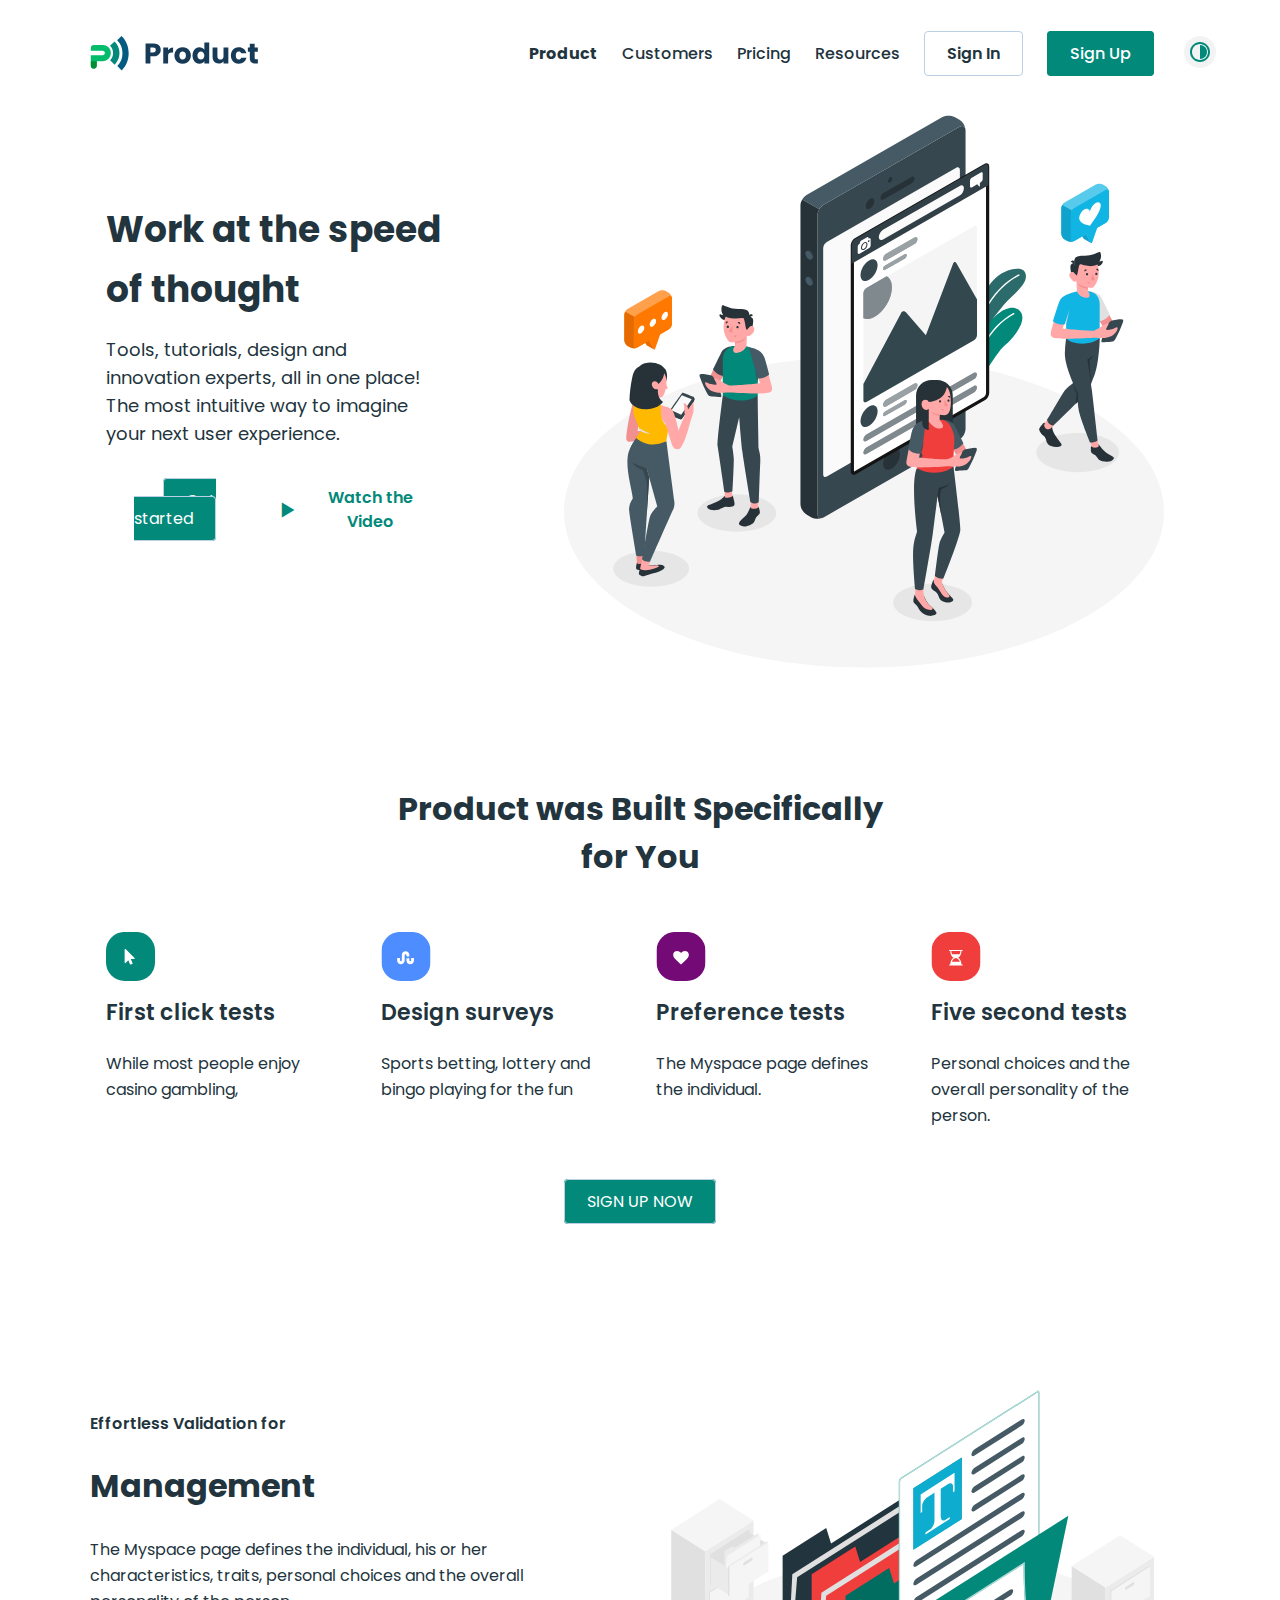
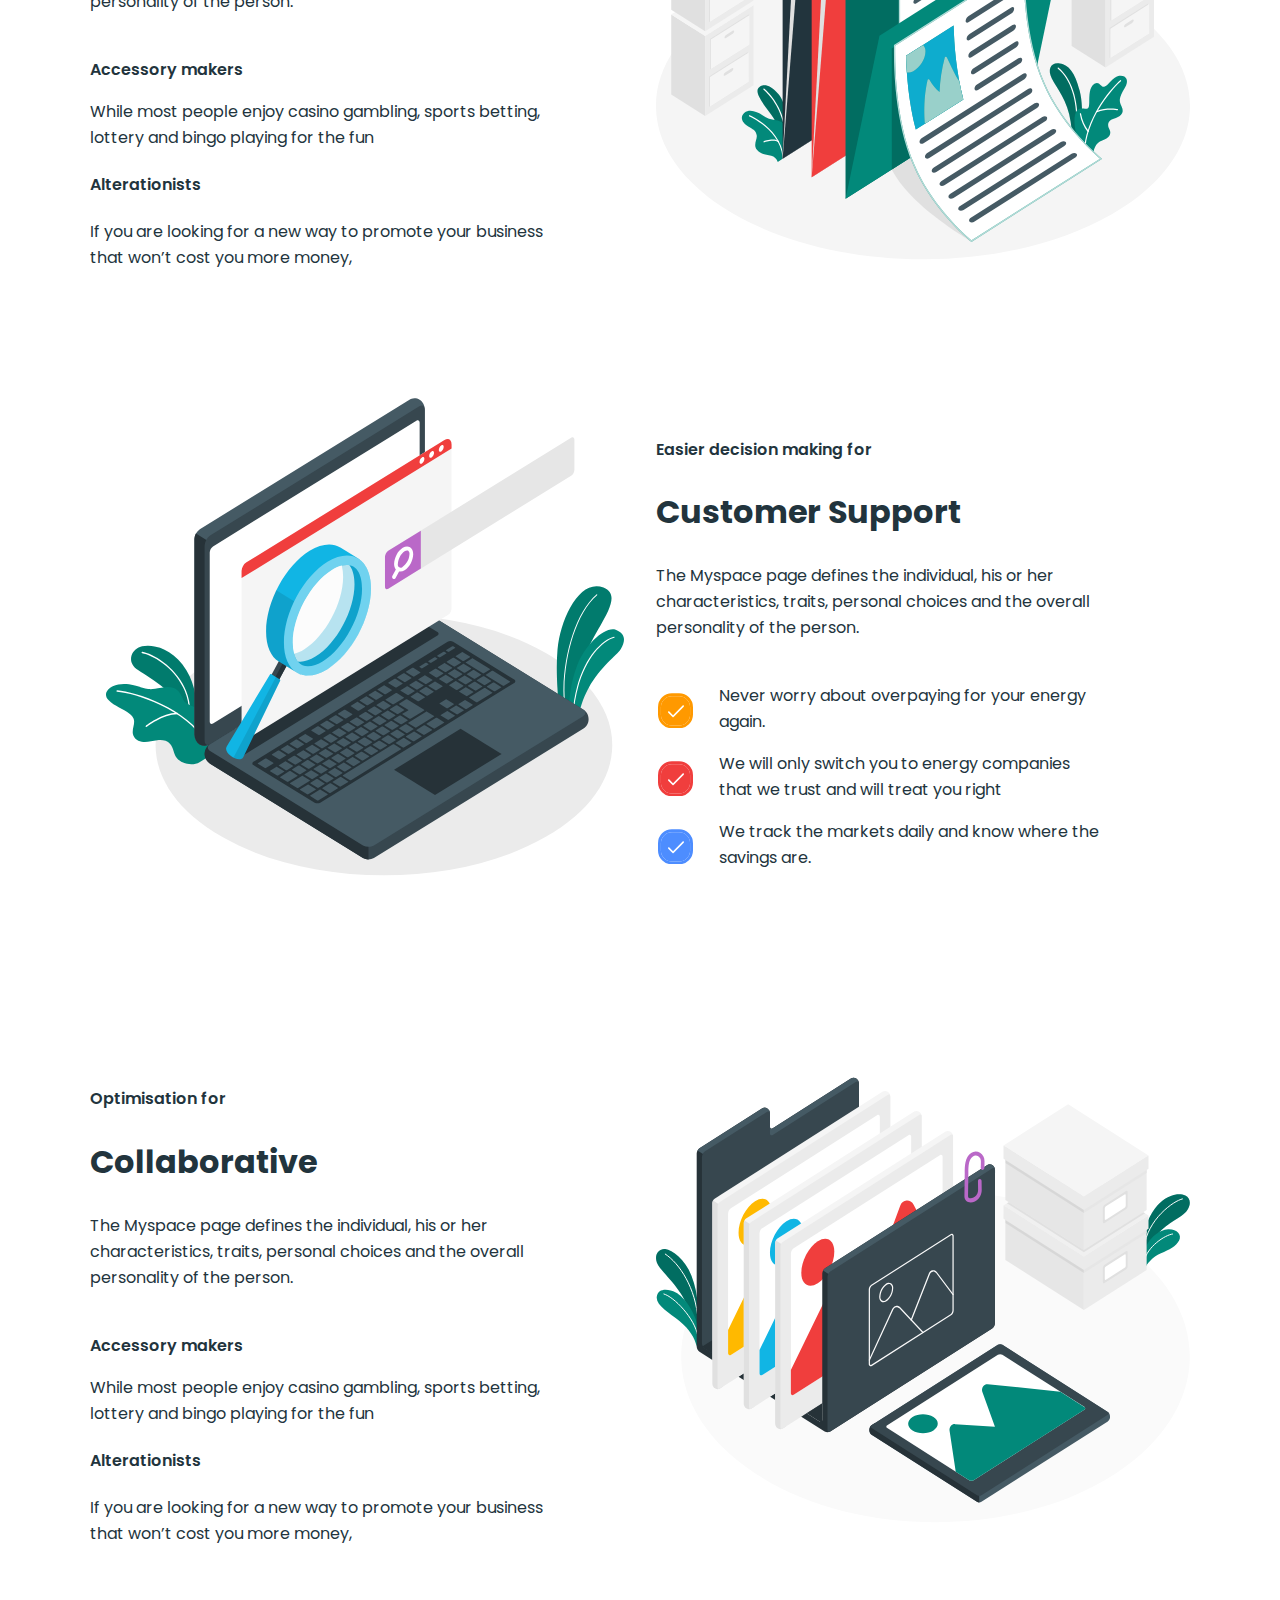
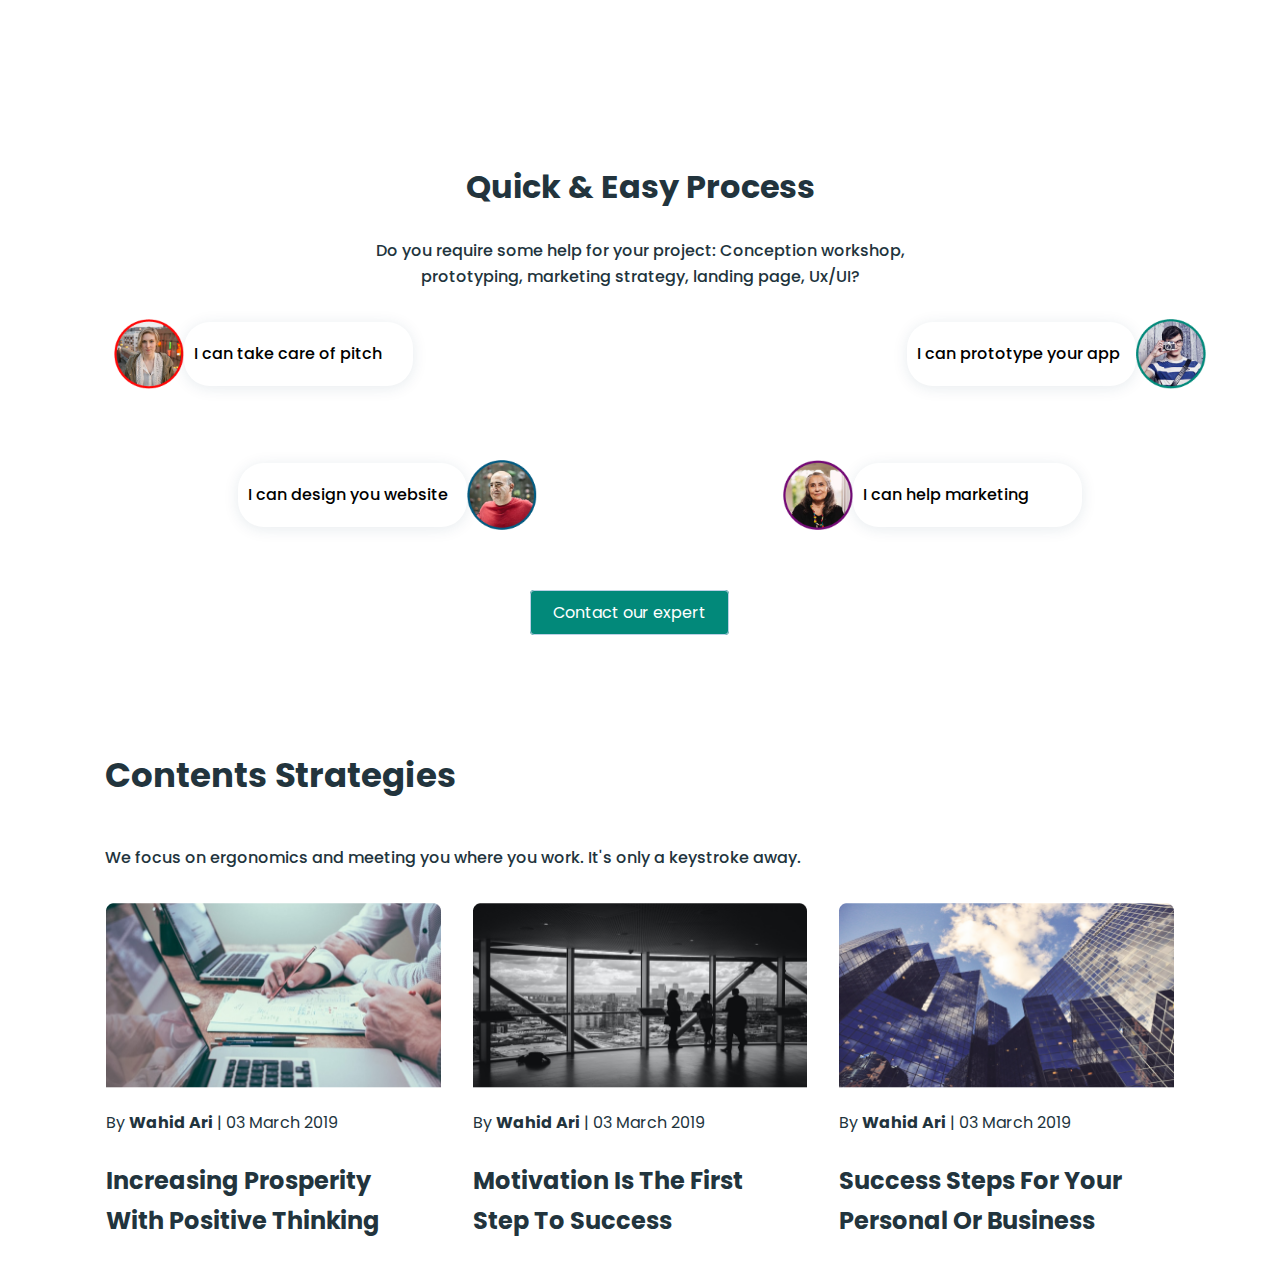
<file: index.html>
<!DOCTYPE html>
<html lang="en">
<head>
  <meta charset="UTF-8">
  <meta http-equiv="X-UA-Compatible" content="IE=edge">
  <meta name="viewport" content="width=device-width, initial-scale=1.0">
  <title>Product</title>
  <link href='https://unpkg.com/boxicons@2.0.9/css/boxicons.min.css' rel='stylesheet'>
  <link rel="preconnect" href="https://fonts.googleapis.com">
  <link rel="preconnect" href="https://fonts.gstatic.com" crossorigin>
  <link href="https://fonts.googleapis.com/css2?family=Poppins:wght@500;600;700&display=swap" rel="stylesheet">
  <link rel="stylesheet" href="css/normalize.css">
  <link rel="stylesheet" href="css/flexboxgrid.css">
  <link rel="stylesheet" href="css/style.css">
</head>
<body>
  <section class="hero">
    <div class="hero__container container">
      <header class="hero__header header row middle-xs between-xs">
        <a class="header__logo" href="index.html">
          
        </a>
        <nav class="header__nav row middle-xs">
          <ul class="header__list row middle-xs">
            <li class="header__item active"><a class="header__link" href="index.html">Product</a></li>
            <li class="header__item"><a class="header__link" href="#">Customers</a></li>
            <li class="header__item"><a class="header__link" href="pricing.html">Pricing</a></li>
            <li class="header__item"><a class="header__link" href="resurs.html">Resources</a></li>
            <li class="header__item"><a class="header__link sign-link btn" href="#">Sign In</a></li>
            <li class="header__item"><a class="header__link sign-link2 btn" href="#">Sign Up</a></li>
            <li>
              <button class="header__btn">
                <img src="media/img/header-button.svg" alt="button">
              </button>
            </li>
          </ul>
          <button class="hero__menu">
            <i class='bx bx-menu'></i>
          </button>
        </nav>
      </header>
      <div class="hero__main main">
        <div class="main__img col-xs-12 col-md-7">
          <img class="main__img-link" src="media/img/main-img.svg" alt="img">
        </div>
        <div class="main__wrapper col-xs-12 col-md-5">
          <h2 class="main__title">Work at the speed
            of thought</h2>
          <p class="main__text">Tools, tutorials, design and innovation experts, all in one place! The most intuitive way to imagine your next user experience.</p>
          <ul class="main_list">
            <li class="main__item">
              <a class="main__link gs-link btn" href="#">Get started</a>
            </li>
            <li class="main__item">
              <a class="main__link vatch-link" href="#"><i class='bx bx-play'></i>Watch the Video</a>
            </li>
          </ul>
        </div>
      </div>
    </div>
  </section>
  <main>
    <section class="products">
      <div class="products__container container">
        <div class="product center-xs">
          <h2 class="product__title">Product  was Built Specifically for You</h2>
          <ul class="product__list">
            <li class="product__item about col-md-3 col-xs-12">
              <h3 class="about__title">First click tests</h3>
              <p class="about__text">While most people enjoy casino gambling,</p>
            </li>
            <li class="product__item about col-md-3 col-xs-12">
              <h3 class="about__title">Design surveys</h3>
              <p class="about__text">Sports betting, lottery and bingo playing for the fun</p>
            </li>
            <li class="product__item about col-md-3 col-xs-12">
              <h3 class="about__title">Preference tests</h3>
              <p class="about__text">The Myspace page defines the individual.</p>
            </li>
            <li class="product__item about col-md-3 col-xs-12">
              <h3 class="about__title">Five second tests</h3>
              <p class="about__text">Personal choices and the overall personality of the person. </p>
            </li>
          </ul>
          <div class="product__btn">
            <a class="product__button btn"href="#">SIGN UP NOW</a>
          </div>
        </div>
      </div>

    </section>
    <section class="manage">
      <div class="manage__container container">
        <div class="manage__wrapper managment row between-xs">
          <div class="managment__image col-xs-12 col-sm-6 col-md-6">
            <img class="managment__img" src="media/img/manage.svg" alt="img">
          </div>
          <div class="managment__text-sec col-xs-12 col-sm-12 col-md-6">
            <span class="managment__subtitle">Effortless Validation for</span>
            <h2 class="managment__title">Management</h2>
            <p class="managment__text">The Myspace page defines the individual, his or her characteristics, traits, personal choices and the overall personality of the person. </p>
            <h3 class="managment__sub">Accessory makers</h3>
            <p class="managment__p">While most people enjoy casino gambling, sports betting, lottery and bingo playing for the fun</p>
            <h4 class="managment__h4">Alterationists</h4>
            <p class="managment__last-text">If you are looking for a new way to promote your business that won’t cost you more money, </p>
          </div>
        </div>
      </div>
    </section>
    <section class="customer">
      <div class="customer__container container">
        <div class="customer__support support">
          <div class="support__img col-sm-12 col-md-6">
            <img class="support__photo" src="media/img/suppost.svg" alt="img">
          </div>
          <div class="support__text-sec col-sm-12 col-md-6">
            <span class="support__subtitle">Easier decision making for</span>
            <h2 class="support__title">Customer Support</h2>
            <p class="support__text">The Myspace page defines the individual, his or her characteristics, traits, personal choices and the overall personality of the person. </p>
            <ul class="support__list">
              <li class="support__item">
                Never worry about overpaying for your energy again. 
              </li>
              <li class="support__item">
                We will only switch you to energy companies that we trust and will treat you right
              </li>
              <li class="support__item">
                We track the markets daily and know where the savings are.
              </li>
            </ul>
          </div>
        </div>
      </div>
    </section>
    <section class="manage">
      <div class="manage__container container">
        <div class="manage__wrapper managment row between-xs">
          <div class="managment__image col-xs-12 col-sm-6 col-md-6">
            <img class="managment__img" src="media/img/optimal.svg" alt="img">
          </div>
          <div class="managment__text-sec col-xs-12 col-sm-12 col-md-6">
            <span class="managment__subtitle">Optimisation for</span>
            <h2 class="managment__title">Collaborative</h2>
            <p class="managment__text">The Myspace page defines the individual, his or her characteristics, traits, personal choices and the overall personality of the person. </p>
            <h3 class="managment__sub">Accessory makers</h3>
            <p class="managment__p">While most people enjoy casino gambling, sports betting, lottery and bingo playing for the fun</p>
            <h4 class="managment__h4">Alterationists</h4>
            <p class="managment__last-text">If you are looking for a new way to promote your business that won’t cost you more money, </p>
          </div>
        </div>
      </div>
    </section>
    <section class="process-sec">
      <div class="process-sec__container container">
        <div class="process-sec__wrapper process">
          <h2 class="process__title">Quick & Easy Process</h2>
          <p class="process__text">Do you require some help for your project: Conception workshop, prototyping, marketing strategy, landing page, Ux/UI?</p>
          <ul class="process__list row between-xs">
            <li class="process__item col-sm-12 col-md-5 col-xs-12 row ">
              <img class="process__avatar1" src="media/img/avatar1.png" alt="avatar">
              <p class="process__quote">I can take care of pitch</p>
            </li>
            <li class="process__item col-sm-12 col-md-5 col-xs-12  row reverse">
              <img class="process__avatar1" src="media/img/avatar2.png" alt="avatar">
              <p class="process__quote">I can prototype your app</p>
            </li>
            <li class="process__item col-sm-12 col-md-5 col-xs-12 row ">
              <img class="process__avatar1" src="media/img/avatar3.png" alt="avatar">
              <p class="process__quote">I can design you website</p>
            </li>
            <li class="process__item col-sm-12 col-md-5 col-xs-12  row reverse">
              <img class="process__avatar1" src="media/img/avatar4.png" alt="avatar">
              <p class="process__quote">I can help marketing</p>
            </li>
          </ul>
          <div class="process__btn">
            <a class="process__button btn" href="#">Contact our expert</a>
          </div>
        </div>
      </div>
    </section>
    <section class="plan-sec">
      <div class="plan-sec__container container">
        <div class="plan-sec__plan plan">
          <h2 class="plan__title">Contents Strategies</h2>
          <p class="plan__text">We focus on ergonomics and meeting you where you work. It's only a keystroke away. </p>
          <ul class="plan__list plan-list">
            <li class="plan__item col-sm-12 col-md-4">
              <img class="plan__img" src="media/img/image1.png" alt="img">
              <p class="plan__subtitle">
                By <b>Wahid Ari</b>  | 03 March 2019 
              </p>
              <h3 class="plan-list__title">Increasing Prosperity With Positive Thinking</h3>
            </li>
            <li class="plan__item col-sm-12 col-md-4">
              <img class="plan__img" src="media/img/image2.png" alt="img">
              <p class="plan__subtitle">
                By <b>Wahid Ari</b>  | 03 March 2019 
              </p>
              <h3 class="plan-list__title">Motivation Is The First Step To Success</h3>
            </li>
            <li class="plan__item col-sm-12 col-md-4">
              <img class="plan__img" src="media/img/image3.png" alt="img">
              <p class="plan__subtitle">
                By <b>Wahid Ari</b>  | 03 March 2019 
              </p>
              <h3 class="plan-list__title">Success Steps For Your Personal Or Business</h3>
            </li>
          </ul>
        </div>
      </div>
    </section>
  </main>
  <script src="js/main.js"></script>
</body>
</html>
</file>
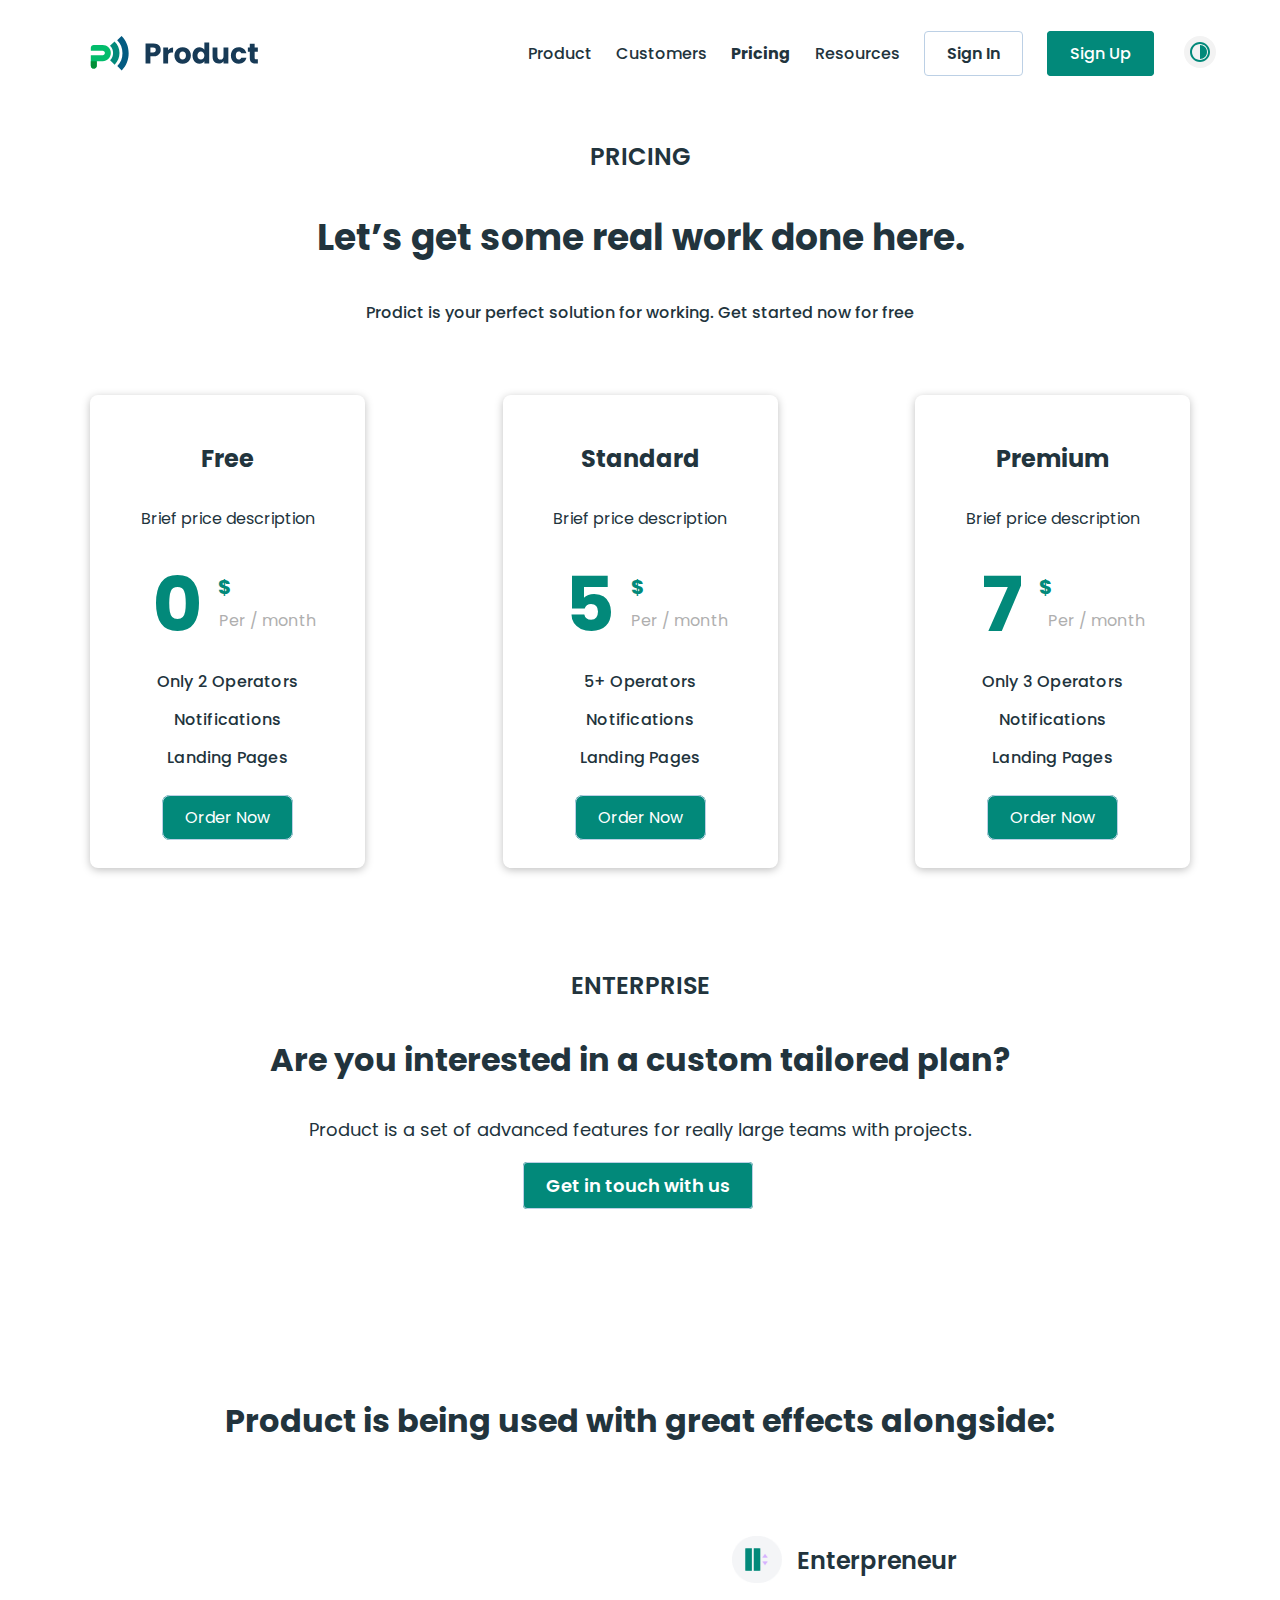
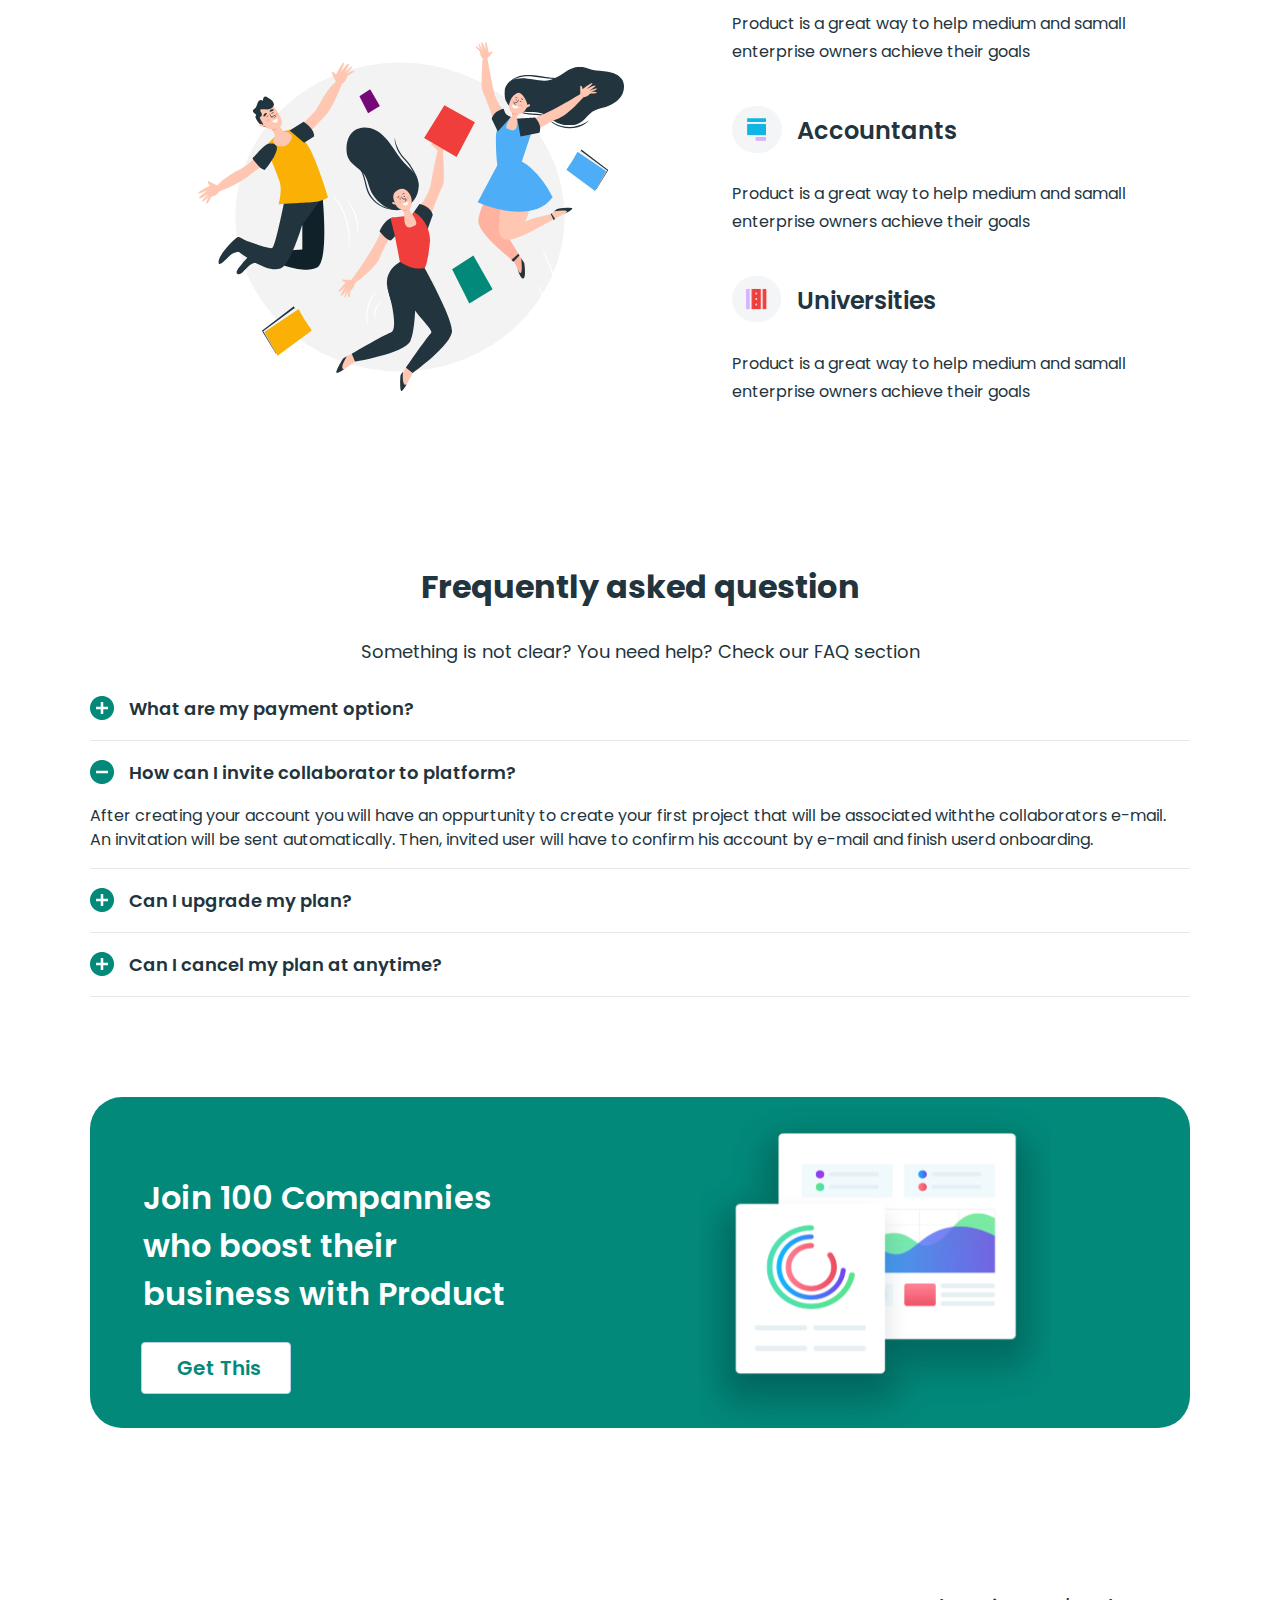
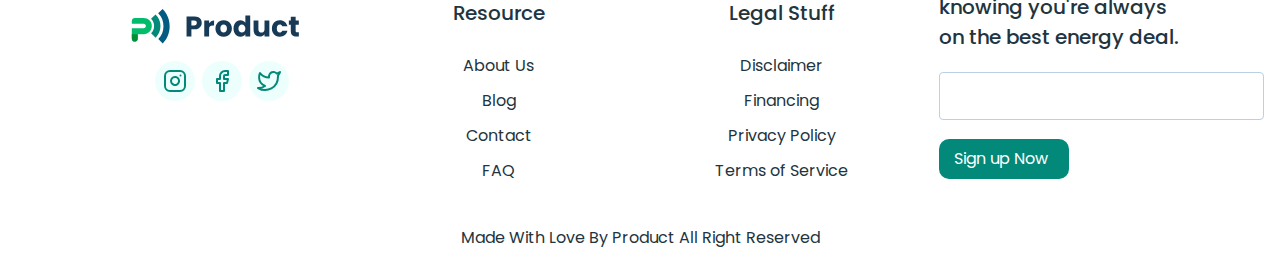
<file: pricing.html>
<!DOCTYPE html>
<html lang="en">
<head>
  <meta charset="UTF-8">
  <meta http-equiv="X-UA-Compatible" content="IE=edge">
  <meta name="viewport" content="width=device-width, initial-scale=1.0">
  <title>Pricing</title>
  <link href='https://unpkg.com/boxicons@2.0.9/css/boxicons.min.css' rel='stylesheet'>
  <link rel="preconnect" href="https://fonts.googleapis.com">
  <link rel="preconnect" href="https://fonts.gstatic.com" crossorigin>
  <link href="https://fonts.googleapis.com/css2?family=Poppins:wght@500;600;700&display=swap" rel="stylesheet">
  <link rel="stylesheet" href="css/normalize.css">
  <link rel="stylesheet" href="css/flexboxgrid.css">
  <link rel="stylesheet" href="css/pricing.css">
</head>
<body>
  <section class="hero">
    <div class="hero__container container">
      <header class="hero__header header row middle-xs between-xs">
        <a class="header__logo" href="index.html">
          
        </a>
        <nav class="header__nav row middle-xs">
          <ul class="header__list row middle-xs">
            <li class="header__item"><a class="header__link" href="index.html">Product</a></li>
            <li class="header__item"><a class="header__link" href="#">Customers</a></li>
            <li class="header__item active"><a class="header__link" href="pricing.html">Pricing</a></li>
            <li class="header__item"><a class="header__link" href="resurs.html">Resources</a></li>
            <li class="header__item"><a class="header__link sign-link btn" href="#">Sign In</a></li>
            <li class="header__item"><a class="header__link sign-link2 btn" href="#">Sign Up</a></li>
            <li>
              <button class="header__btn">
                <img src="media/img/header-button.svg" alt="button">
              </button>
            </li>
          </ul>
          <button class="hero__menu">
            <i class='bx bx-menu'></i>
          </button>
        </nav>
      </header>
    </div>
  </section>
  <main>
    <section class="pricing-sec">
      <div class="pricing-sec__container container">
        <div class="pricing-sec__pricing pricing">
          <h2 class="pricing__title">PRICING</h2>
          <h3 class="pricing__subtitle">Let’s get some real work done here.</h3>
          <p class="pricing__text">Prodict is your perfect solution for working. Get started now for free</p>
          <ul class="pricing__list">
            <li class="pricing__item item col-xs-12 col-md-3">
              <h2 class="item__title">Free</h2>
              <p class="item__text">Brief price description</p>
              <span class="item__price">0 <sup>$</sup> <sub>Per / month</sub></span>
              <p class="item__wrapper-text">Only 2 Operators</p>
              <p class="item__wrapper-text">Notifications</p>
              <p class="item__wrapper-text">Landing Pages</p>
              <div class="item__wrapper-btn">
                <a class="item__btn btn" href="#">Order Now</a>
              </div>
            </li>
            <li class="pricing__item item col-xs-12 col-md-3">
              <h2 class="item__title">Standard</h2>
              <p class="item__text">Brief price description</p>
              <span class="item__price">5 <sup>$</sup> <sub>Per / month</sub></span>
              <p class="item__wrapper-text">5+ Operators</p>
              <p class="item__wrapper-text">Notifications</p>
              <p class="item__wrapper-text">Landing Pages</p>
              <div class="item__wrapper-btn">
                <a class="item__btn btn" href="#">Order Now</a>
              </div>
            </li>
            <li class="pricing__item item col-xs-12 col-md-3">
              <h2 class="item__title">Premium</h2>
              <p class="item__text">Brief price description</p>
              <span class="item__price">7 <sup>$</sup> <sub>Per / month</sub></span>
              <p class="item__wrapper-text">Only 3 Operators</p>
              <p class="item__wrapper-text">Notifications</p>
              <p class="item__wrapper-text">Landing Pages</p>
              <div class="item__wrapper-btn">
                <a class="item__btn btn" href="#">Order Now</a>
              </div>
            </li>
          </ul>
        </div>
      </div>
    </section>
    <section class="enterprise-sec">
      <div class="enterprise-sec__container container">
        <div class="enterprise-sec__enterprise enterprise"></div>
        <h2 class="enterprise__title">ENTERPRISE</h2>
        <h3 class="enterprise__subtitle">Are you interested  in a custom tailored plan?</h3>
        <p class="enterprise__text">Product is a set of advanced features for really large teams with projects.</p>
        <div class="enterprise__button"><a class="enterprise__btn btn" href="#">Get in touch with us</a></div>
      </div>
    </section>
    <section class="usage-sec">
      <div class="usage-sec__container container">
        <div class="usage">
          <h2 class="usage__title">Product is being used with great effects alongside:</h2>
          <div class="usage__wrapper">
            <img class="usage__img col-sm-12 col-md-5" src="media/img/usage-img.svg" alt="img">
          <ul class="usage__list col-sm-12 col-md-5">
            <li class="usage__item usage-item">
              <h3 class="usage-item__title usage-item--bg">Enterpreneur</h3>
              <p class="usage-item__text">Product is a great way to help medium and samall enterprise owners achieve their goals</p>
            </li>
            <li class="usage__item usage-item">
              <h3 class="usage-item__title usage-item--bg usage-item--bg-two">Accountants</h3>
              <p class="usage-item__text">Product is a great way to help medium and samall enterprise owners achieve their goals</p>
            </li>
            <li class="usage__item usage-item">
              <h3 class="usage-item__title usage-item--bg usage-item--bg-there">Universities</h3>
              <p class="usage-item__text">Product is a great way to help medium and samall enterprise owners achieve their goals</p>
            </li>
          </ul>
          </div>
        </div>
      </div>
    </section>
    <section class="question">
      <div class="question__container container">
        <div class="question__quest quest">
          <h2 class="quest__title">Frequently asked question</h2>
          <p class="quest__text">Something is not clear? You need help? Check our FAQ section</p>
          <ul class="quest__list">
            <li class="quest__item quest-item">
              <h3 class="quest-item__title">What are my payment option?</h3>
            </li>
            <li class="quest__item quest-item">
              <h3 class="quest-item__title quest-item__title-activ">How can I invite collaborator to platform?</h3>
              <p class="quest-item__text">After creating your account you will have an oppurtunity to create your first project that will be associated withthe collaborators e-mail. An invitation  will be sent automatically. Then, invited user will have to confirm his account by e-mail and finish userd onboarding.</p>
            </li>
            <li class="quest__item quest-item">
              <h3 class="quest-item__title">Can I upgrade my plan?</h3>
            </li>
            <li class="quest__item quest-item">
              <h3 class="quest-item__title">Can I cancel my plan at anytime?</h3>
            </li>
          </ul>
        </div>
      </div>
    </section>
    <section class="join-sec">
      <div class="join-sec__container container">
        <div class="join-sec__join join">
          <div class="join__wrapper col-sm-12 col-md-5">
            <h2 class="join__title">Join 100 Compannies who boost their business with Product</h2>
            <a class="join__btn btn col-sm-12 col-md-5" href="#">Get This</a>
          </div>
          <img class="join__img " src="media/img/screen.svg" alt="img">
        </div>
      </div>
    </section>
  </main>
  <footer class="site-footer">
    <div class="site-footer__container container">
      <div class="footer row">
        <div class="footer__link col-xs-12 col-md-3">
          <a class="header__logo" href="index.html"></a>
          <ul class="footer__icon-list">
            <li class="footer__icon-item"><a class="footer__icon" href="#"></a>
            <img src="media/img/insta.svg" alt="img">
            </li>
            <li class="footer__icon-item"><a class="footer__icon" href="#"></a>
            <img src="media/img/fb.svg" alt="fb">
            </li>
            <li class="footer__icon-item"><a class="footer__icon" href="#"></a>
            <img src="media/img/twit.svg" alt="twit">
            </li>
          </ul>
        </div>
        <div class="col-xs-12 col-md-3">
          <ul class="footer__resours resours ">
            <li class="resours__item"><h3 class="resours__subtitle">Resource</h3></li>
            <li class="resours__item"><a class="resours__link" href="#">About Us</a></li>
            <li class="resours__item"><a class="resours__link" href="#">Blog</a></li>
            <li class="resours__item"><a class="resours__link" href="#">Contact</a></li>
            <li class="resours__item"><a class="resours__link" href="#">FAQ</a></li>
          </ul>
        </div>
        <div class="col-xs-12 col-md-3">
          <ul class="footer__legal legal">
            <li class="legal__item">
              <h3 class="resours__subtitle">Legal Stuff</h3>
            </li>
            <li class="legal__item">
              <a class="resours__link" href="#">Disclaimer</a>
            </li>
            <li class="legal__item">
              <a class="resours__link" href="#">Financing</a>
            </li>
            <li class="legal__item">
              <a class="resours__link" href="#">Privacy Policy</a>
            </li>
            <li class="legal__item">
              <a class="resours__link" href="#">Terms of Service</a>
            </li>
          </ul>
        </div>
        <div class="footer__inp-sec col-xs-12 col-md-3">
          <p class="footer__text">knowing you're always on the best energy deal. </p>
          <form>
            <input class="footer__inp" type="text" name="text"> <br>
            <button class="footer__btn" type="submit">Sign up Now</button>
          </form>
        </div>
      </div>
      <p class="resours__link copyright">Made With Love By Product All Right Reserved </p>
    </div>
  </footer>
  <script src="js/main.js"></script>
</body>
</html>
</file>
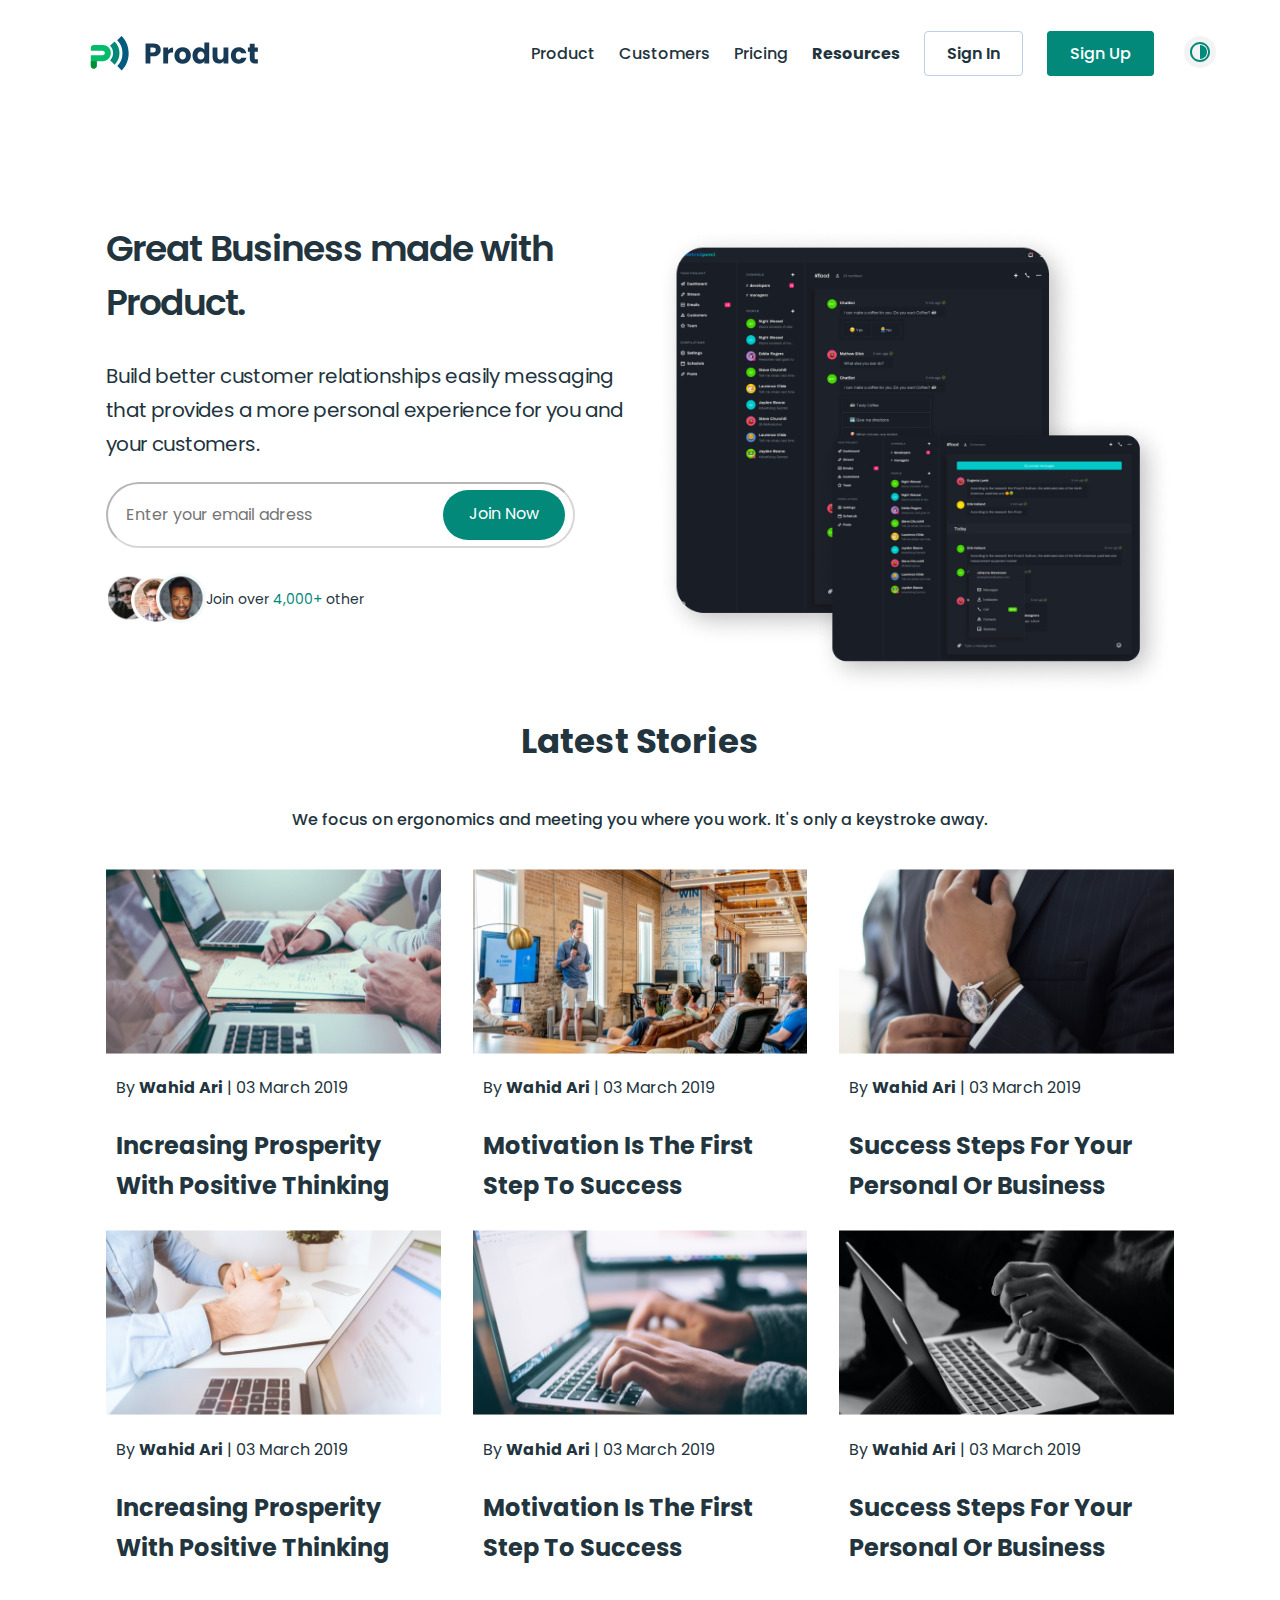
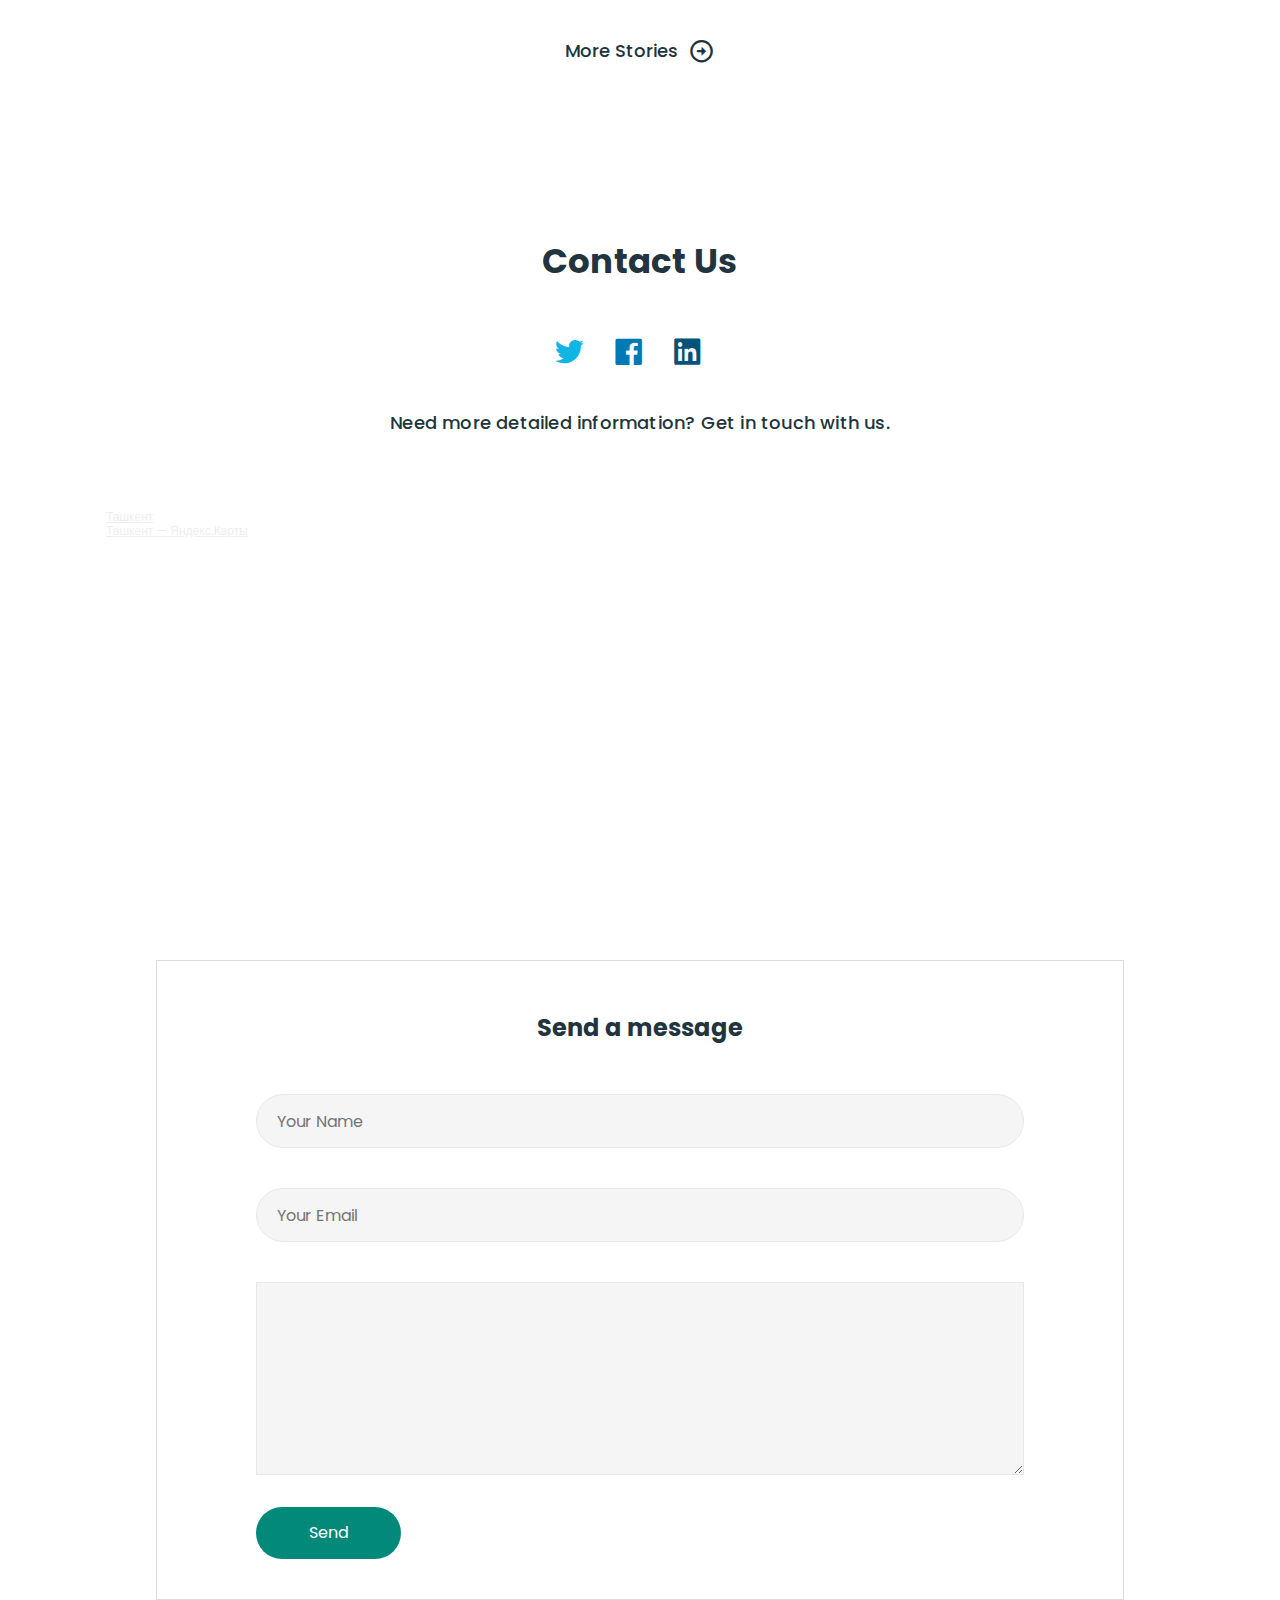
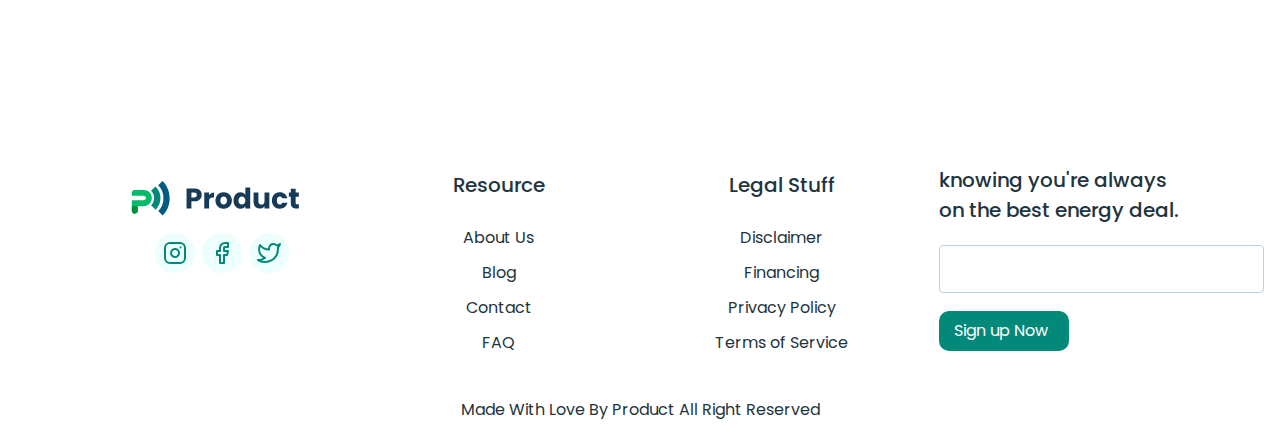
<file: resurs.html>
<!DOCTYPE html>
<html lang="en">
<head>
  <meta charset="UTF-8">
  <meta http-equiv="X-UA-Compatible" content="IE=edge">
  <meta name="viewport" content="width=device-width, initial-scale=1.0">
  <title>Pricing</title>
  <link href='https://unpkg.com/boxicons@2.0.9/css/boxicons.min.css' rel='stylesheet'>
  <link rel="preconnect" href="https://fonts.googleapis.com">
  <link rel="preconnect" href="https://fonts.gstatic.com" crossorigin>
  <link href="https://fonts.googleapis.com/css2?family=Poppins:wght@500;600;700&display=swap" rel="stylesheet">
  <link rel="stylesheet" href="css/normalize.css">
  <link rel="stylesheet" href="css/flexboxgrid.css">
  <link rel="stylesheet" href="css/resurs.css">
</head>
<body>
  <section class="hero">
    <div class="hero__container container">
      <header class="hero__header header row middle-xs between-xs">
        <a class="header__logo" href="index.html">
          
        </a>
        <nav class="header__nav row middle-xs">
          <ul class="header__list row middle-xs">
            <li class="header__item"><a class="header__link" href="index.html">Product</a></li>
            <li class="header__item"><a class="header__link" href="#">Customers</a></li>
            <li class="header__item"><a class="header__link" href="pricing.html">Pricing</a></li>
            <li class="header__item active"><a class="header__link" href="resurs.html">Resources</a></li>
            <li class="header__item"><a class="header__link sign-link btn" href="#">Sign In</a></li>
            <li class="header__item"><a class="header__link sign-link2 btn" href="#">Sign Up</a></li>
            <li>
              <button class="header__btn">
                <img src="media/img/header-button.svg" alt="button">
              </button>
            </li>
          </ul>
          <button class="hero__menu">
            <i class='bx bx-menu'></i>
          </button>
        </nav>
      </header>
    </div>
  </section>
 <main>
  <section class="plan-sec">
    <div class="plan-sec__container container">
      <div class="plan">
        <div class="plan__wrapper col-xs-12 col-md-6">
          <h2 class="plan__title">Great Business made with Product.</h2>
          <p class="plan__text">Build better customer relationships easily messaging that provides a more personal experience for you and your customers.</p>
          <form class="plan__form" action="https://echo.htmlacademy.ru/" method="POST">
          <label class="plan__label" for="email">Enter your email adress</label>
          <input class="plan__inp" type="email" name="email" id="email" placeholder="Enter your email adress">
          <button class="plan__button" type="submit">Join Now</button>
          </form>
          <ul class="plan__list">
            <li class="plan__item plan-item">
              <a class="plan-item__link" href="#">
                <img class="plan-item__img" src="media/img/user1.png" alt="">
              </a>
            </li>
            <li class="plan__item plan-item">
              <a class="plan-item__link2" href="#">
                <img class="plan-item__img" src="media/img/user2.png" alt="">
              </a>
            </li>
            <li class="plan__item plan-item">
              <a class="plan-item__link" href="#">
                <img class="plan-item__img" src="media/img/user3.png" alt="">
              </a>
            </li>
            <li class="plan__item plan-item">
              <p class="plan-item__text">
                Join over <a class="plan-item__link" href="#">4,000+</a> other
              </p>
            </li>
          </ul>
        </div>
        <div class="plan__image col-xs-12 col-md-6">
          <img src="media/img/plan-img.png" alt="plan-img">
        </div>
      </div>
    </div>
  </section>
  <section class="content-sec">
    <div class="content-sec__container container">
      <div class="content-sec__content content">
        <h2 class="content__title">Latest Stories</h2>
        <p class="content__text">We focus on ergonomics and meeting you where you work. It's only a keystroke away. </p>
        <ul class="content__list content-list">
          <li class="content__item col-sm-12 col-md-4">
            <img class="content__img" src="media/img/content-img1.png" alt="img">
            <p class="content__subtitle">
              By <b>Wahid Ari</b>  | 03 March 2019 
            </p>
            <h3 class="content-list__title">Increasing Prosperity With Positive Thinking</h3>
          </li>
          <li class="content__item col-sm-12 col-md-4">
            <img class="content__img" src="media/img/content-img2.png" alt="img">
            <p class="content__subtitle">
              By <b>Wahid Ari</b>  | 03 March 2019 
            </p>
            <h3 class="content-list__title">Motivation Is The First Step To Success</h3>
          </li>
          <li class="content__item col-sm-12 col-md-4">
            <img class="content__img" src="media/img/content-img3.png" alt="img">
            <p class="content__subtitle">
              By <b>Wahid Ari</b>  | 03 March 2019 
            </p>
            <h3 class="content-list__title">Success Steps For Your Personal Or Business</h3>
          </li>
          <li class="content__item col-sm-12 col-md-4">
            <img class="content__img" src="media/img/content-img4.png" alt="img">
            <p class="content__subtitle">
              By <b>Wahid Ari</b>  | 03 March 2019 
            </p>
            <h3 class="content-list__title">Increasing Prosperity With Positive Thinking</h3>
          </li>
          <li class="content__item col-sm-12 col-md-4">
            <img class="content__img" src="media/img/content-img5.png" alt="img">
            <p class="content__subtitle">
              By <b>Wahid Ari</b>  | 03 March 2019 
            </p>
            <h3 class="content-list__title">Motivation Is The First Step To Success</h3>
          </li>
          <li class="content__item col-sm-12 col-md-4">
            <img class="content__img" src="media/img/content-img6.png" alt="img">
            <p class="content__subtitle">
              By <b>Wahid Ari</b>  | 03 March 2019 
            </p>
            <h3 class="content-list__title">Success Steps For Your Personal Or Business</h3>
          </li>
        </ul>
        <a class="content__btn" href="#">
          More Stories <i class='bx bx-right-arrow-circle'></i>
        </a>
      </div>
    </div>
  </section>
  <section class="contact-us">
    <div class="contact-us__container container">
      <div class="contact">
        <h2 class="contact__title">Contact Us</h2>
        <ul class="contact__list">
          <li class="contact__item">
            <a class="contact__icon" href="#" target="_blank">
              <i class='bx bxl-twitter' ></i>
            </a></li>
          <li class="contact__item">
            <a class="contact__icon" href="#" target="_blank">
              <i class='bx bxl-facebook-square' ></i>
            </a></li>
          <li class="contact__item">
            <a class="contact__icon" href="#" target="_blank">
              <i class='bx bxl-linkedin-square' ></i>
            </a></li>
        </ul>
        <p class="contact__text">Need more detailed information? Get in touch with us.</p>
        <div class="contact__location col-sm-12 col-md-12" style="position:relative;overflow:hidden;"><a href="https://yandex.uz/maps/10335/tashkent/?utm_medium=mapframe&utm_source=maps" style="color:#eee;font-size:12px;position:absolute;top:0px;">Ташкент</a><a href="https://yandex.uz/maps/10335/tashkent/?ll=69.175585%2C41.282859&utm_medium=mapframe&utm_source=maps&z=15.4" style="color:#eee;font-size:12px;position:absolute;top:14px;">Ташкент — Яндекс.Карты</a><iframe class="contact__map" src="https://yandex.uz/map-widget/v1/-/CCUqy6VpoD" width="560" height="400" frameborder="1" allowfullscreen="true" style="position:relative;"></iframe></div>
      </div>
    </div>
  </section>
  <section class="send-message">
    <div class="send-message__container container">
      <div class="message">
        <h2 class="message__title">Send a message</h2>
        <form class="message__form" action="https://echo.htmlacademy.ru/" method="POST">

        <label class="message__name-label" for="message__name-label">Your Name</label>
        <input class="message__inp message-name" type="text" name="Name" id="message__name-label" placeholder="Your Name">

        <label class="message__mail-label" for="message__mail-label">Your Email</label>
        <input class="message__inp message-mail" type="email" name="Mail" 
        id="message__mail-label" placeholder="Your Email">

        <label class="message__label" for="message__label">Your Message</label>
        <textarea class="message__message" name="message" id="message__label" placeholder="Your Message">
        </textarea>
        <button class="message__btn" type="submit">Send</button>
        </form>
      </div>
    </div>
  </section>
 </main>




  <footer class="site-footer">
    <div class="site-footer__container container">

      <div class="footer row">
        
        <div class="footer__link col-xs-12 col-md-3">
          <a class="footer__logo header__logo" href="index.html"></a>
          <ul class="footer__icon-list">
            <li class="footer__icon-item"><a class="footer__icon" href="#"></a>
            <img src="media/img/insta.svg" alt="img">
            </li>
            <li class="footer__icon-item"><a class="footer__icon" href="#"></a>
            <img src="media/img/fb.svg" alt="fb">
            </li>
            <li class="footer__icon-item"><a class="footer__icon" href="#"></a>
            <img src="media/img/twit.svg" alt="twit">
            </li>
          </ul>
        </div>

        <div class="col-xs-12 col-md-3">
          <ul class="footer__resours resours ">
            <li class="resours__item"><h3 class="resours__subtitle">Resource</h3></li>
            <li class="resours__item"><a class="resours__link" href="#">About Us</a></li>
            <li class="resours__item"><a class="resours__link" href="#">Blog</a></li>
            <li class="resours__item"><a class="resours__link" href="#">Contact</a></li>
            <li class="resours__item"><a class="resours__link" href="#">FAQ</a></li>
          </ul>
        </div>
        <div class="col-xs-12 col-md-3">
          <ul class="footer__legal legal">
            <li class="legal__item">
              <h3 class="resours__subtitle">Legal Stuff</h3>
            </li>
            <li class="legal__item">
              <a class="resours__link" href="#">Disclaimer</a>
            </li>
            <li class="legal__item">
              <a class="resours__link" href="#">Financing</a>
            </li>
            <li class="legal__item">
              <a class="resours__link" href="#">Privacy Policy</a>
            </li>
            <li class="legal__item">
              <a class="resours__link" href="#">Terms of Service</a>
            </li>
          </ul>
        </div>
        <div class="footer__inp-sec col-xs-12 col-md-3">
          <p class="footer__text">knowing you're always on the best energy deal. </p>
          <form>
            <input class="footer__inp" type="text" name="text"> <br>
            <button class="footer__btn" type="submit">Sign up Now</button>
          </form>
        </div>
      </div>
      <p class="resours__link copyright">Made With Love By Product All Right Reserved </p>
    </div>
  </footer>
  <script src="js/main.js"></script>
</body>
</html>
</file>
<file: css/flexboxgrid.css>
/* Uncomment and set these variables to customize the grid. */

.container-fluid {
  margin-right: auto;
  margin-left: auto;
  padding-right: 2rem;
  padding-left: 2rem;
}

.row {
  box-sizing: border-box;
  display: -ms-flexbox;
  display: -webkit-box;
  display: flex;
  -ms-flex: 0 1 auto;
  -webkit-box-flex: 0;
  flex: 0 1 auto;
  -ms-flex-direction: row;
  -webkit-box-orient: horizontal;
  -webkit-box-direction: normal;
  flex-direction: row;
  -ms-flex-wrap: wrap;
  flex-wrap: wrap;
  margin-right: -1rem;
  margin-left: -1rem;
}

.row.reverse {
  -ms-flex-direction: row-reverse;
  -webkit-box-orient: horizontal;
  -webkit-box-direction: reverse;
  flex-direction: row-reverse;
}

.col.reverse {
  -ms-flex-direction: column-reverse;
  -webkit-box-orient: vertical;
  -webkit-box-direction: reverse;
  flex-direction: column-reverse;
}

.col-xs,
.col-xs-1,
.col-xs-2,
.col-xs-3,
.col-xs-4,
.col-xs-5,
.col-xs-6,
.col-xs-7,
.col-xs-8,
.col-xs-9,
.col-xs-10,
.col-xs-11,
.col-xs-12 {
  box-sizing: border-box;
  -ms-flex: 0 0 auto;
  -webkit-box-flex: 0;
  flex: 0 0 auto;
  padding-right: 1rem;
  padding-left: 1rem;
}

.col-xs {
  -webkit-flex-grow: 1;
  -ms-flex-positive: 1;
  -webkit-box-flex: 1;
  flex-grow: 1;
  -ms-flex-preferred-size: 0;
  flex-basis: 0;
  max-width: 100%;
}

.col-xs-1 {
  -ms-flex-preferred-size: 8.333%;
  flex-basis: 8.333%;
  max-width: 8.333%;
}

.col-xs-2 {
  -ms-flex-preferred-size: 16.667%;
  flex-basis: 16.667%;
  max-width: 16.667%;
}

.col-xs-3 {
  -ms-flex-preferred-size: 25%;
  flex-basis: 25%;
  max-width: 25%;
}

.col-xs-4 {
  -ms-flex-preferred-size: 33.333%;
  flex-basis: 33.333%;
  max-width: 33.333%;
}

.col-xs-5 {
  -ms-flex-preferred-size: 41.667%;
  flex-basis: 41.667%;
  max-width: 41.667%;
}

.col-xs-6 {
  -ms-flex-preferred-size: 50%;
  flex-basis: 50%;
  max-width: 50%;
}

.col-xs-7 {
  -ms-flex-preferred-size: 58.333%;
  flex-basis: 58.333%;
  max-width: 58.333%;
}

.col-xs-8 {
  -ms-flex-preferred-size: 66.667%;
  flex-basis: 66.667%;
  max-width: 66.667%;
}

.col-xs-9 {
  -ms-flex-preferred-size: 75%;
  flex-basis: 75%;
  max-width: 75%;
}

.col-xs-10 {
  -ms-flex-preferred-size: 83.333%;
  flex-basis: 83.333%;
  max-width: 83.333%;
}

.col-xs-11 {
  -ms-flex-preferred-size: 91.667%;
  flex-basis: 91.667%;
  max-width: 91.667%;
}

.col-xs-12 {
  -ms-flex-preferred-size: 100%;
  flex-basis: 100%;
  max-width: 100%;
}

.col-xs-offset-1 {
  margin-left: 8.333%;
}

.col-xs-offset-2 {
  margin-left: 16.667%;
}

.col-xs-offset-3 {
  margin-left: 25%;
}

.col-xs-offset-4 {
  margin-left: 33.333%;
}

.col-xs-offset-5 {
  margin-left: 41.667%;
}

.col-xs-offset-6 {
  margin-left: 50%;
}

.col-xs-offset-7 {
  margin-left: 58.333%;
}

.col-xs-offset-8 {
  margin-left: 66.667%;
}

.col-xs-offset-9 {
  margin-left: 75%;
}

.col-xs-offset-10 {
  margin-left: 83.333%;
}

.col-xs-offset-11 {
  margin-left: 91.667%;
}

.start-xs {
  -ms-flex-pack: start;
  -webkit-box-pack: start;
  justify-content: flex-start;
  text-align: start;
}

.center-xs {
  -ms-flex-pack: center;
  -webkit-box-pack: center;
  justify-content: center;
  text-align: center;
}

.end-xs {
  -ms-flex-pack: end;
  -webkit-box-pack: end;
  justify-content: flex-end;
  text-align: end;
}

.top-xs {
  -ms-flex-align: start;
  -webkit-box-align: start;
  align-items: flex-start;
}

.middle-xs {
  -ms-flex-align: center;
  -webkit-box-align: center;
  align-items: center;
}

.bottom-xs {
  -ms-flex-align: end;
  -webkit-box-align: end;
  align-items: flex-end;
}

.around-xs {
  -ms-flex-pack: distribute;
  justify-content: space-around;
}

.between-xs {
  -ms-flex-pack: justify;
  -webkit-box-pack: justify;
  justify-content: space-between;
}

.first-xs {
  -ms-flex-order: -1;
  -webkit-box-ordinal-group: 0;
  order: -1;
}

.last-xs {
  -ms-flex-order: 1;
  -webkit-box-ordinal-group: 2;
  order: 1;
}

@media only screen and (min-width: 48em) {
  .container {
    width: 46rem;
  }

  .col-sm,
  .col-sm-1,
  .col-sm-2,
  .col-sm-3,
  .col-sm-4,
  .col-sm-5,
  .col-sm-6,
  .col-sm-7,
  .col-sm-8,
  .col-sm-9,
  .col-sm-10,
  .col-sm-11,
  .col-sm-12 {
    box-sizing: border-box;
    -ms-flex: 0 0 auto;
    -webkit-box-flex: 0;
    flex: 0 0 auto;
    padding-right: 1rem;
    padding-left: 1rem;
  }

  .col-sm {
    -webkit-flex-grow: 1;
    -ms-flex-positive: 1;
    -webkit-box-flex: 1;
    flex-grow: 1;
    -ms-flex-preferred-size: 0;
    flex-basis: 0;
    max-width: 100%;
  }

  .col-sm-1 {
    -ms-flex-preferred-size: 8.333%;
    flex-basis: 8.333%;
    max-width: 8.333%;
  }

  .col-sm-2 {
    -ms-flex-preferred-size: 16.667%;
    flex-basis: 16.667%;
    max-width: 16.667%;
  }

  .col-sm-3 {
    -ms-flex-preferred-size: 25%;
    flex-basis: 25%;
    max-width: 25%;
  }

  .col-sm-4 {
    -ms-flex-preferred-size: 33.333%;
    flex-basis: 33.333%;
    max-width: 33.333%;
  }

  .col-sm-5 {
    -ms-flex-preferred-size: 41.667%;
    flex-basis: 41.667%;
    max-width: 41.667%;
  }

  .col-sm-6 {
    -ms-flex-preferred-size: 50%;
    flex-basis: 50%;
    max-width: 50%;
  }

  .col-sm-7 {
    -ms-flex-preferred-size: 58.333%;
    flex-basis: 58.333%;
    max-width: 58.333%;
  }

  .col-sm-8 {
    -ms-flex-preferred-size: 66.667%;
    flex-basis: 66.667%;
    max-width: 66.667%;
  }

  .col-sm-9 {
    -ms-flex-preferred-size: 75%;
    flex-basis: 75%;
    max-width: 75%;
  }

  .col-sm-10 {
    -ms-flex-preferred-size: 83.333%;
    flex-basis: 83.333%;
    max-width: 83.333%;
  }

  .col-sm-11 {
    -ms-flex-preferred-size: 91.667%;
    flex-basis: 91.667%;
    max-width: 91.667%;
  }

  .col-sm-12 {
    -ms-flex-preferred-size: 100%;
    flex-basis: 100%;
    max-width: 100%;
  }

  .col-sm-offset-1 {
    margin-left: 8.333%;
  }

  .col-sm-offset-2 {
    margin-left: 16.667%;
  }

  .col-sm-offset-3 {
    margin-left: 25%;
  }

  .col-sm-offset-4 {
    margin-left: 33.333%;
  }

  .col-sm-offset-5 {
    margin-left: 41.667%;
  }

  .col-sm-offset-6 {
    margin-left: 50%;
  }

  .col-sm-offset-7 {
    margin-left: 58.333%;
  }

  .col-sm-offset-8 {
    margin-left: 66.667%;
  }

  .col-sm-offset-9 {
    margin-left: 75%;
  }

  .col-sm-offset-10 {
    margin-left: 83.333%;
  }

  .col-sm-offset-11 {
    margin-left: 91.667%;
  }

  .start-sm {
    -ms-flex-pack: start;
    -webkit-box-pack: start;
    justify-content: flex-start;
    text-align: start;
  }

  .center-sm {
    -ms-flex-pack: center;
    -webkit-box-pack: center;
    justify-content: center;
    text-align: center;
  }

  .end-sm {
    -ms-flex-pack: end;
    -webkit-box-pack: end;
    justify-content: flex-end;
    text-align: end;
  }

  .top-sm {
    -ms-flex-align: start;
    -webkit-box-align: start;
    align-items: flex-start;
  }

  .middle-sm {
    -ms-flex-align: center;
    -webkit-box-align: center;
    align-items: center;
  }

  .bottom-sm {
    -ms-flex-align: end;
    -webkit-box-align: end;
    align-items: flex-end;
  }

  .around-sm {
    -ms-flex-pack: distribute;
    justify-content: space-around;
  }

  .between-sm {
    -ms-flex-pack: justify;
    -webkit-box-pack: justify;
    justify-content: space-between;
  }

  .first-sm {
    -ms-flex-order: -1;
    -webkit-box-ordinal-group: 0;
    order: -1;
  }

  .last-sm {
    -ms-flex-order: 1;
    -webkit-box-ordinal-group: 2;
    order: 1;
  }
}

@media only screen and (min-width: 62em) {
  .container {
    width: 61rem;
  }

  .col-md,
  .col-md-1,
  .col-md-2,
  .col-md-3,
  .col-md-4,
  .col-md-5,
  .col-md-6,
  .col-md-7,
  .col-md-8,
  .col-md-9,
  .col-md-10,
  .col-md-11,
  .col-md-12 {
    box-sizing: border-box;
    -ms-flex: 0 0 auto;
    -webkit-box-flex: 0;
    flex: 0 0 auto;
    padding-right: 1rem;
    padding-left: 1rem;
  }

  .col-md {
    -webkit-flex-grow: 1;
    -ms-flex-positive: 1;
    -webkit-box-flex: 1;
    flex-grow: 1;
    -ms-flex-preferred-size: 0;
    flex-basis: 0;
    max-width: 100%;
  }

  .col-md-1 {
    -ms-flex-preferred-size: 8.333%;
    flex-basis: 8.333%;
    max-width: 8.333%;
  }

  .col-md-2 {
    -ms-flex-preferred-size: 16.667%;
    flex-basis: 16.667%;
    max-width: 16.667%;
  }

  .col-md-3 {
    -ms-flex-preferred-size: 25%;
    flex-basis: 25%;
    max-width: 25%;
  }

  .col-md-4 {
    -ms-flex-preferred-size: 33.333%;
    flex-basis: 33.333%;
    max-width: 33.333%;
  }

  .col-md-5 {
    -ms-flex-preferred-size: 41.667%;
    flex-basis: 41.667%;
    max-width: 41.667%;
  }

  .col-md-6 {
    -ms-flex-preferred-size: 50%;
    flex-basis: 50%;
    max-width: 50%;
  }

  .col-md-7 {
    -ms-flex-preferred-size: 58.333%;
    flex-basis: 58.333%;
    max-width: 58.333%;
  }

  .col-md-8 {
    -ms-flex-preferred-size: 66.667%;
    flex-basis: 66.667%;
    max-width: 66.667%;
  }

  .col-md-9 {
    -ms-flex-preferred-size: 75%;
    flex-basis: 75%;
    max-width: 75%;
  }

  .col-md-10 {
    -ms-flex-preferred-size: 83.333%;
    flex-basis: 83.333%;
    max-width: 83.333%;
  }

  .col-md-11 {
    -ms-flex-preferred-size: 91.667%;
    flex-basis: 91.667%;
    max-width: 91.667%;
  }

  .col-md-12 {
    -ms-flex-preferred-size: 100%;
    flex-basis: 100%;
    max-width: 100%;
  }

  .col-md-offset-1 {
    margin-left: 8.333%;
  }

  .col-md-offset-2 {
    margin-left: 16.667%;
  }

  .col-md-offset-3 {
    margin-left: 25%;
  }

  .col-md-offset-4 {
    margin-left: 33.333%;
  }

  .col-md-offset-5 {
    margin-left: 41.667%;
  }

  .col-md-offset-6 {
    margin-left: 50%;
  }

  .col-md-offset-7 {
    margin-left: 58.333%;
  }

  .col-md-offset-8 {
    margin-left: 66.667%;
  }

  .col-md-offset-9 {
    margin-left: 75%;
  }

  .col-md-offset-10 {
    margin-left: 83.333%;
  }

  .col-md-offset-11 {
    margin-left: 91.667%;
  }

  .start-md {
    -ms-flex-pack: start;
    -webkit-box-pack: start;
    justify-content: flex-start;
    text-align: start;
  }

  .center-md {
    -ms-flex-pack: center;
    -webkit-box-pack: center;
    justify-content: center;
    text-align: center;
  }

  .end-md {
    -ms-flex-pack: end;
    -webkit-box-pack: end;
    justify-content: flex-end;
    text-align: end;
  }

  .top-md {
    -ms-flex-align: start;
    -webkit-box-align: start;
    align-items: flex-start;
  }

  .middle-md {
    -ms-flex-align: center;
    -webkit-box-align: center;
    align-items: center;
  }

  .bottom-md {
    -ms-flex-align: end;
    -webkit-box-align: end;
    align-items: flex-end;
  }

  .around-md {
    -ms-flex-pack: distribute;
    justify-content: space-around;
  }

  .between-md {
    -ms-flex-pack: justify;
    -webkit-box-pack: justify;
    justify-content: space-between;
  }

  .first-md {
    -ms-flex-order: -1;
    -webkit-box-ordinal-group: 0;
    order: -1;
  }

  .last-md {
    -ms-flex-order: 1;
    -webkit-box-ordinal-group: 2;
    order: 1;
  }
}

@media only screen and (min-width: 75em) {
  .container {
    width: 71rem;
  }

  .col-lg,
  .col-lg-1,
  .col-lg-2,
  .col-lg-3,
  .col-lg-4,
  .col-lg-5,
  .col-lg-6,
  .col-lg-7,
  .col-lg-8,
  .col-lg-9,
  .col-lg-10,
  .col-lg-11,
  .col-lg-12 {
    box-sizing: border-box;
    -ms-flex: 0 0 auto;
    -webkit-box-flex: 0;
    flex: 0 0 auto;
    padding-right: 1rem;
    padding-left: 1rem;
  }

  .col-lg {
    -webkit-flex-grow: 1;
    -ms-flex-positive: 1;
    -webkit-box-flex: 1;
    flex-grow: 1;
    -ms-flex-preferred-size: 0;
    flex-basis: 0;
    max-width: 100%;
  }

  .col-lg-1 {
    -ms-flex-preferred-size: 8.333%;
    flex-basis: 8.333%;
    max-width: 8.333%;
  }

  .col-lg-2 {
    -ms-flex-preferred-size: 16.667%;
    flex-basis: 16.667%;
    max-width: 16.667%;
  }

  .col-lg-3 {
    -ms-flex-preferred-size: 25%;
    flex-basis: 25%;
    max-width: 25%;
  }

  .col-lg-4 {
    -ms-flex-preferred-size: 33.333%;
    flex-basis: 33.333%;
    max-width: 33.333%;
  }

  .col-lg-5 {
    -ms-flex-preferred-size: 41.667%;
    flex-basis: 41.667%;
    max-width: 41.667%;
  }

  .col-lg-6 {
    -ms-flex-preferred-size: 50%;
    flex-basis: 50%;
    max-width: 50%;
  }

  .col-lg-7 {
    -ms-flex-preferred-size: 58.333%;
    flex-basis: 58.333%;
    max-width: 58.333%;
  }

  .col-lg-8 {
    -ms-flex-preferred-size: 66.667%;
    flex-basis: 66.667%;
    max-width: 66.667%;
  }

  .col-lg-9 {
    -ms-flex-preferred-size: 75%;
    flex-basis: 75%;
    max-width: 75%;
  }

  .col-lg-10 {
    -ms-flex-preferred-size: 83.333%;
    flex-basis: 83.333%;
    max-width: 83.333%;
  }

  .col-lg-11 {
    -ms-flex-preferred-size: 91.667%;
    flex-basis: 91.667%;
    max-width: 91.667%;
  }

  .col-lg-12 {
    -ms-flex-preferred-size: 100%;
    flex-basis: 100%;
    max-width: 100%;
  }

  .col-lg-offset-1 {
    margin-left: 8.333%;
  }

  .col-lg-offset-2 {
    margin-left: 16.667%;
  }

  .col-lg-offset-3 {
    margin-left: 25%;
  }

  .col-lg-offset-4 {
    margin-left: 33.333%;
  }

  .col-lg-offset-5 {
    margin-left: 41.667%;
  }

  .col-lg-offset-6 {
    margin-left: 50%;
  }

  .col-lg-offset-7 {
    margin-left: 58.333%;
  }

  .col-lg-offset-8 {
    margin-left: 66.667%;
  }

  .col-lg-offset-9 {
    margin-left: 75%;
  }

  .col-lg-offset-10 {
    margin-left: 83.333%;
  }

  .col-lg-offset-11 {
    margin-left: 91.667%;
  }

  .start-lg {
    -ms-flex-pack: start;
    -webkit-box-pack: start;
    justify-content: flex-start;
    text-align: start;
  }

  .center-lg {
    -ms-flex-pack: center;
    -webkit-box-pack: center;
    justify-content: center;
    text-align: center;
  }

  .end-lg {
    -ms-flex-pack: end;
    -webkit-box-pack: end;
    justify-content: flex-end;
    text-align: end;
  }

  .top-lg {
    -ms-flex-align: start;
    -webkit-box-align: start;
    align-items: flex-start;
  }

  .middle-lg {
    -ms-flex-align: center;
    -webkit-box-align: center;
    align-items: center;
  }

  .bottom-lg {
    -ms-flex-align: end;
    -webkit-box-align: end;
    align-items: flex-end;
  }

  .around-lg {
    -ms-flex-pack: distribute;
    justify-content: space-around;
  }

  .between-lg {
    -ms-flex-pack: justify;
    -webkit-box-pack: justify;
    justify-content: space-between;
  }

  .first-lg {
    -ms-flex-order: -1;
    -webkit-box-ordinal-group: 0;
    order: -1;
  }

  .last-lg {
    -ms-flex-order: 1;
    -webkit-box-ordinal-group: 2;
    order: 1;
  }
}
</file>
<file: css/style.css>
html {
  box-sizing: border-box;
}

*,
*::before,
*::after {
  box-sizing: inherit;
}
:root {
  --text-color: #22343D;
  --white-text: #fff;
  --site-logo: url("../media/img/site-logo.svg");
}
.add-color {
  --text-color: #fff;
  --white-text: #22343D;
  --hover-text: rgb(189, 176, 176);
  --site-logo: url(../media/img/dark-logo.svg);
}
body {
  margin: 0;
  padding: 0;
  display: flex;
  flex-direction: column;
  min-height: 100vh;
  background-color: var(--white-text);
  font-family: 'Poppins', sans-serif;
}

img {
  max-width: 100%;
  height: auto;
}

.container {
  padding-left: 20px;
  padding-right: 20px;
  margin-left: auto;
  margin-right: auto;
}
.header {
  margin-top: 19px;
  margin-right: 0;
  margin-left: 0;
  
}
.header__logo::before {
  content: "";
  display: block;
  background-image: var(--site-logo);
  background-repeat: no-repeat;
  background-size: contain;
  width: 170px;
  height: 36px;
}
.header__list {
  padding: 0;
  list-style: none;
  display: none;
}
.header__item:not(:first-child) {
  margin-left: 24px;
}
.header__link {
  text-decoration: none;
  font-style: normal;
  font-weight: 500;
  font-size: 16px;
  line-height: 28px;
  color: var(--text-color);
}
.header__link:hover {
  color: var(--hover-text);
}
.active .header__link {
  font-weight: bold;
}
.btn {
  padding: 10px 22px;
  border: 1px solid #BCD0E5;
  box-sizing: border-box;
  background-color: transparent;
  border-radius: 4px;
  color: var(--white-text);
  transition: all 0.3s ease;
}
.sign-link {
  font-style: normal;
  font-weight: 600;
  font-size: 16px;
  line-height: 24px;
  color: var(--text-color);
}
.sign-link:hover {
  background-color: #02897A;
  border-color: #02897A;
  color: var(--white-text);
}
.sign-link2:hover {
  background-color: var(--white-text);
  border-color: #BCD0E5;
  color: var(--text-color);
}
.sign-link2 {
  background-color: #02897A;
  border-color: #02897A;
  color: #fff;
}

.header__btn {
  margin-left: 24px;
  border: none;
  background-color: transparent;
  cursor: pointer;
}
.hero__menu {
  border: none;
  font-size: 35px;
  background-color: transparent;
  color: var(--text-color);
  border-radius: 50%;
}
/* START MAIN */
.main {
  margin-top: 25px;
}
.main__img {
  width: 338px;
  height: 311px;
  margin: 0 auto;
}
.main__wrapper {
  margin-top: 10px;
}
.main__title {
  width: 369px;
  margin: 0 auto;
  font-style: normal;
  font-weight: bold;
  font-size: 36px;
  line-height: 60px;
  text-align: center;
  color: var(--text-color);
}
.main__text {
  width: 326px;
  height: 95px;
  margin: 0 auto;
  margin-top: 16px;
  font-weight: normal;
  font-size: 18px;
  line-height: 28px;
  text-align: center;
  color: var(--text-color);
}
.main_list {
  width: 360px;
  margin: 0 auto;
  padding: 0;
  list-style: none;
  display: flex;
  align-items: center;
  margin-top: 35px;
  margin-bottom: 100px;
}
.main__item {
  align-items: center;
}
.main__link {
  margin-right: 28px;
  
}
.gs-link {
  text-decoration: none;
  color: #fff;
  background-color: #02897A;
}
.gs-link:hover {
  color: var(--text-color);
  background-color: var(--white-text);
}
.vatch-link {
  color: var(--text-color);
  background-color: var(--white-text);
  font-style: normal;
  font-weight: 600;
  font-size: 16px;
  line-height: 24px;
  color: #02897A;
  display: flex;
  align-items: center;
  text-decoration: none;
}
.bx-play {
  font-size: 30px;
  margin: 0;
  padding: 0;
  display: inline-block;
}
/* START PRODUCT  */
.product {
  margin-top: 115px;
}
.product__title {
  width: 331px;
  margin: 0 auto;
  font-style: normal;
  font-weight: bold;
  font-size: 32px;
  line-height: 48px;
  color: var(--text-color);
}
.product__list {
  margin: 0;
  padding: 0;
  list-style: none;
  margin-top: 50px;
}
.product__item {
  width: 240px;
  height: 198px;
  margin: 0 auto;
}
.about::before {
  content: "";
  display: block;
  width: 50px;
  height: 50px;
  background-repeat: no-repeat;
  background-size: 50px 50px;
  margin-left: 40%;
}
.about:nth-child(1)::before {
  background-image: url("../media/img/product1.svg");
}
.about:nth-child(2)::before {
  background-image: url("../media/img/product2.svg");
}
.about:nth-child(3)::before {
  background-image: url("../media/img/product3.svg");
}
.about:nth-child(4)::before {
  background-image: url("../media/img/product4.svg");
}
.about__title  {
  font-style: normal;
  font-weight: 600;
  font-size: 22px;
  line-height: 33px;
  color: var(--text-color);
  margin-top: 15px;
}
.about__text {
  width: 225px;
  margin: 0 auto;
  font-weight: normal;
  font-size: 16px;
  line-height: 26px;
  color: var(--text-color);
}
.product__btn {
  margin-top: 32px;
}
.product__button {
  background-color: #02897A;
  text-decoration: none;
  color: #fff;
}
.product__button:hover {
  background-color: #fff;
  color: #02897A;
}
.manage {
  margin: 0 auto;
  margin-top: 150px;

}
.managment {
  display: flex;
  flex-direction: column;
  align-items: center;
  
}
.managment__subtitle {
  font-weight: 600;
  font-size: 16px;
  line-height: 24px;
  margin-top: 50px;
  display: inline-block;
  color: var(--text-color);
}
.managment__title {
  font-style: normal;
  font-weight: bold;
  font-size: 32px;
  line-height: 48px;
  color: var(--text-color);
}
.managment__text {
  width: 334px;
  height: 104px;
  font-style: normal;
  font-weight: normal;
  font-size: 16px;
  line-height: 26px;
  color: var(--text-color);
}
.managment__sub {
  font-weight: 600;
  font-size: 16px;
  line-height: 26px;
  color: var(--text-color);
}
.managment__p {
  width: 334px;
  font-style: normal;
  font-weight: normal;
  font-size: 16px;
  line-height: 26px;
  color: var(--text-color);
}
.managment__h4 {
  font-weight: 600;
  font-size: 16px;
  line-height: 26px;
  color: var(--text-color);
}
.managment__last-text {
  width: 334px;
  font-weight: normal;
  font-size: 16px;
  line-height: 26px;
  color: var(--text-color);
}
/* START CUSTOMER */
.support {
  display: flex;
  flex-direction: column;
  margin-top: 100px;
  align-items: center;
}
.support__photo {
  width: 350px;
  height: 319px;
}
.support__subtitle {
  display: inline-block;
  font-weight: 600;
  font-size: 16px;
  line-height: 24px;
  color: var(--text-color);
  margin-top: 50px;
}
.support__title {
  font-weight: bold;
  font-size: 32px;
  line-height: 48px;
  color: var(--text-color);
}
.support__text {
  width: 356px;
  height: 104px;
  font-style: normal;
  font-weight: normal;
  font-size: 16px;
  line-height: 26px;
  color: var(--text-color);
}
.support__list {
  list-style: none;
  padding-left: 63px;
}
.support__item {
  width: 287px;
  font-weight: normal;
  font-size: 16px;
  line-height: 26px;
  color: var(--text-color);
  margin-top: 16px;
  position: relative;
}
.support__item::before {
  content: "";
  background-repeat: no-repeat;
  display: block;
  width: 35px;
  height: 35px;
  background-size: 35px;
  position: absolute;
  top: 20%;
  left: -61px;
}
.support__item:nth-child(1)::before {
  background-image: url("../media/img/support1.svg");
}
.support__item:nth-child(2)::before {
  background-image: url("../media/img/support2.svg");
}
.support__item:nth-child(3)::before {
  background-image: url("../media/img/support3.svg");
}

/* PROCESS */
.process-sec {
  margin-top: 200px;
}
.process__title {
  font-weight: bold;
  font-size: 32px;
  line-height: 48px;
  text-align: center;
  color: var(--text-color);
}
.process__text {
  font-weight: 500;
  font-size: 16px;
  line-height: 26px;
  text-align: center;
  color: var(--text-color);
}
.process__list {
  list-style: none;
  display: flex;
  justify-content: space-between;
  flex-direction: row;

}
.process__item {
  display: flex;
  align-items: center;
  position: relative;
  margin-bottom: 45px;
}
.process__avatar1,
  .process__avatar2,
  .process__avatar3 {
    width: 70px;
    height: 70px;
  }
.process__quote {
  font-style: normal;
  font-weight: 500;
  font-size: 16px;
  line-height: 24px;
  background: #fff;
  width: 229px;
  height: 64px; 
  color: #000;
  box-shadow: 0px 2px 15px rgba(23, 58, 86, 0.1);
  border-radius: 26px;
  padding: 20px 10px 20px 10px;
}
.process__btn {
  width: 220px;
  margin: 0 auto;

}
.process__button {
  text-decoration: none;
  color: #fff;
  background-color: #02897A;
  transition: all 0.3s ease;
}
.process__button:hover {
  color: #02897A;
  background-color: #fff;
}
/* START PLAN SEC  */
.plan-sec {
  margin-top: 100px;
  
}
.plan {
  display: flex;
  align-items: center;
  flex-direction: column;
}
.plan__title {
  font-weight: bold;
  font-size: 34px;
  line-height: 51px;
  color: var(--text-color);
}
.plan__text {
  font-weight: 500;
  font-size: 16px;
  line-height: 26px;
  text-align: center;
  color: var(--text-color);
}
.plan-list {
  list-style: none;
  padding: 0;
}
.plan__img {
  width: 348px;
  height: 185px;
}
.plan__subtitle {
  font-weight: normal;
  font-size: 16px;
  line-height: 28px;
  color: var(--text-color);
}
.plan-list__title {
  width: 294px;
  font-weight: bold;
  font-size: 24px;
  line-height: 40px;
  color: var(--text-color);
}
.plan-list__title:hover {
  color: #02897A;
}








@media screen and(min-width:768px) {
  .container {
    width: 720px;
  }
  .process__avatar1,
  .process__avatar2,
  .process__avatar3 {
    width: 50px;
    height: 50px;
  }
}


@media screen and (min-width:992px){
  .container {
    width: 960px;
  }
  .header__list {
    display: block;
    display: flex;
    align-items: center;
  }
  .hero__menu {
    display: none;
  }
  .main {
    display: flex;
    flex-flow: row-reverse;
    align-items: center;
  }
  .main__wrapper {
    margin: 0 auto;
    text-align: center;
    margin-top: 50px;
  }
  .main__img {
    width: 600px;
    height: 556px;
  }
  .main__img-link {
    width: 600px;
    height: 556px;
  }
  .main__title {
    text-align: start;
    margin-left: 0;
  }
  .main__text {
    text-align: start;
    margin-left: 0;

  }
  .main_list {
    margin-top: 55px;
    margin-left: 0;
  }
  .product__title {
    width: 530px;
  }
  .product__list {
    display: flex;
    justify-content: space-between;
  }
  .about__title {
    text-align: start;
  }
  .about__text {
    text-align: start;
    margin-left: 0;
  }
  .about::before {
    margin-left: 0;
  }
  .product__btn {
    margin-top: 64px;
  }
  .managment{
    flex-direction: row;
    align-items: center;
    flex-flow: row-reverse;
  }
  .managment__image {
    width: 540px;
    height: 474px;
  }
  .managment__img {
    width: 540px;
    height: 474px;
  }
  .managment__text,
  .managment__p,
  .managment__last-text {
    width: 486px;
  }
  
  /* SUPPORT  */
  .support {
    display: flex;
    flex-direction: row;
    justify-content: space-between;
  }
  .support__photo,
  .support__img {
    width: 543px;
    height: 500px;
  }
  .support__text {
    width: 486px;
  }
  .support__item {
    width: 380px;
  }
  /* PROCESS */
  .process__text {
    width: 540px;
    margin: 0 auto;
  }
  .process__item:nth-child(3) {
    flex-flow: row-reverse;
    display: flex;
  }
  .process__item:nth-child(4) {
    flex-flow: row;
    display: flex;
  }
  /* PLAN  */
  .plan {
    display: flex;
    align-items: flex-start;
    flex-direction: column;
  }
  .plan__title,
  .plan__text {
    padding-left: 15px;
  }
  .plan-list {
    display: flex;
    justify-content: space-between;
  }
}


@media screen and (min-width: 1200px) {
  .container {
    width: 1140px;
  }
  .product__list {
    display: flex;
    justify-content: space-between;
  }
}
</file>
<file: css/pricing.css>
html {
  box-sizing: border-box;
}

*,
*::before,
*::after {
  box-sizing: inherit;
}
:root {
  --text-color: #22343D;
  --white-text: #fff;
  --site-logo: url("../media/img/site-logo.svg");
}
.add-color {
  --text-color: #fff;
  --white-text: #22343D;
  --hover-text: rgb(189, 176, 176);
  --site-logo: url(../media/img/dark-logo.svg);
}
body {
  margin: 0;
  padding: 0;
  display: flex;
  flex-direction: column;
  min-height: 100vh;
  background-color: var(--white-text);
  font-family: 'Poppins', sans-serif;
}

img {
  max-width: 100%;
  height: auto;
}

.container {
  padding-left: 20px;
  padding-right: 20px;
  margin-left: auto;
  margin-right: auto;
}
.header {
  margin-top: 19px;
  margin-right: 0;
  margin-left: 0;
  
}
.header__logo::before {
  content: "";
  display: block;
  background-image: var(--site-logo);
  background-repeat: no-repeat;
  background-size: contain;
  width: 170px;
  height: 36px;
}
.header__list {
  padding: 0;
  list-style: none;
  display: none;
}
.header__item:not(:first-child) {
  margin-left: 24px;
}
.header__link {
  text-decoration: none;
  font-style: normal;
  font-weight: 500;
  font-size: 16px;
  line-height: 28px;
  color: var(--text-color);
}
.header__link:hover {
  color: var(--hover-text);
}
.active .header__link {
  font-weight: bold;
}
.btn {
  padding: 10px 22px;
  border: 1px solid #BCD0E5;
  box-sizing: border-box;
  background-color: transparent;
  border-radius: 4px;
  color: var(--white-text);
  transition: all 0.3s ease;
}
.sign-link {
  font-style: normal;
  font-weight: 600;
  font-size: 16px;
  line-height: 24px;
  color: var(--text-color);
}
.sign-link:hover {
  background-color: #02897A;
  border-color: #02897A;
  color: var(--white-text);
}
.sign-link2:hover {
  background-color: var(--white-text);
  border-color: #BCD0E5;
  color: var(--text-color);
}
.sign-link2 {
  background-color: #02897A;
  border-color: #02897A;
  color: #fff;
}

.header__btn {
  margin-left: 24px;
  border: none;
  background-color: transparent;
  cursor: pointer;
}
.hero__menu {
  border: none;
  font-size: 35px;
  background-color: transparent;
  color: var(--text-color);
  border-radius: 50%;
}
/* START PRICING SEC  */
.pricing {
  margin-top: 50px;
  text-align: center;
}
.pricing__title {
  font-weight: 600;
  font-size: 24px;
  line-height: 36px;
  color: var(--text-color);
}
.pricing__subtitle {
  font-style: normal;
  font-weight: bold;
  font-size: 36px;
  line-height: 54px;
  color: var(--text-color);
}
.pricing__text {
  font-weight: 500;
  font-size: 16px;
  line-height: 24px;
  color: var(--text-color);
}
.pricing__list {
  padding: 0;
  list-style: none;
  margin-top: 70px;
}
.pricing__item {
  background: #fff;
  box-shadow: 0px 2px 8px rgba(0, 0, 0, 0.25);
  border-radius: 8px;
}
.item__title {
  font-weight: bold;
  font-size: 24px;
  line-height: 40px;
  padding-top: 24px;
  color: #22343D;
}
.item__text {
  font-weight: normal;
  font-size: 16px;
  line-height: 40px;
  color: #22343D;
}
.item__price {
  font-weight: bold;
  font-size: 76px;
  line-height: 100px;
  letter-spacing: 0.2px;
  color: #02897A;
  margin-left: -71px;
  position: relative;
}
.item__price sup {
  font-size: 20px;
  position: relative;
  top: -37px;
}
.item__price sub {
  font-size: 20px;
  position: absolute;
  top: 60px;
  font-style: normal;
  font-weight: normal;
  font-size: 16px;
  line-height: 19px;
  letter-spacing: 0.1px;
  left: 51px;
  color: #AFAFAF;
  width: 127px;
}
.item__wrapper-text {
  font-weight: 500;
  font-size: 16px;
  line-height: 22px;
  letter-spacing: 0.2px;
  color: #22343D;
}
.item__btn {
  background: #02897A;
  border-radius: 8px;
  color: #fff;
  text-decoration: none;
}
.item__wrapper-btn {
  margin-top: 40px;
  padding-bottom: 40px;
}
.item:hover p{
  color: #fff;

}
.item:hover .item__title {
  color: #fff;
}
.item:hover .item__price {
  color: #fff;
}
.item:hover .item__price sup {
  color: #fff;
}
.item:hover .item__price sub {
  color: #fff;
}
.item:hover {
  background-color: #02897A;
}
.item:hover .item__btn{
  background-color: #fff;
  color: #22343D;
}
.enterprise {
  margin-top: 100px;
}
.enterprise__title {
  font-weight: 600;
  font-size: 24px;
  line-height: 36px;
  text-align: center;
  color: var(--text-color);
}
.enterprise__subtitle {
  font-style: normal;
  font-weight: bold;
  font-size: 32px;
  line-height: 48px;
  text-align: center;
  color: var(--text-color);
}
.enterprise__text {
  font-weight: normal;
  font-size: 18px;
  line-height: 27px;
  text-align: center;
  color: var(--text-color);
}
.enterprise__button {
  width: 235px;
  margin: 0 auto;
  margin-top: 32px;
}
.enterprise__btn {
  
  font-weight: 600;
  font-size: 18px;
  line-height: 22px;
  color: #fff;
  background: #02897A;
  text-decoration: none;
  
}
.enterprise__btn:hover {
  background-color: #fff;
  color: #02897A;
}
.usage {
  margin-top: 150px;
}
.usage__title {
  font-style: normal;
  font-weight: bold;
  font-size: 32px;
  line-height: 48px;
  text-align: center;
  color: var(--text-color);
}
.usage__img {
  width: 352px;
  height: 288px;
  margin: 0 auto;
  display: flex;
  align-items: center;
}
.usage__list {
  padding: 0;
  list-style: none;
  display: flex;
  flex-direction: column;
  align-items: center;
}
.usage-item__title {
  font-weight: 600;
  font-size: 24px;
  line-height: 36px;
  display: flex;
  align-items: center;
  text-align: center;
  color: var(--text-color);
}
.usage-item--bg::before {
  content: "";
  background-image: url("../media/img/usage1.png");
  display: block;
  width: 50px;
  height: 50px;
  margin-right: 15px;
  background-size: contain;
  background-repeat: no-repeat;
}
.usage-item--bg-two::before {
  background-image: url("../media/img/usage2.png");
}
.usage-item--bg-there::before {
  background-image: url("../media/img/usage3.png");
}
.usage-item__text {
  font-weight: normal;
  font-size: 16px;
  line-height: 28px;
  display: flex;
  align-items: center;
  color: var(--text-color);
}
/* QUEST  */
.quest {
  margin-top: 100px;
}
.quest__title {
  font-style: normal;
  font-weight: bold;
  font-size: 32px;
  line-height: 48px;
  text-align: center;
  color: var(--text-color);
}
.quest__text {
  font-weight: normal;
  font-size: 18px;
  line-height: 27px;
  text-align: center;
  color: var(--text-color);
}
.quest__list {
  padding: 0;
  list-style: none;
  margin-top: 30px;
}
.quest-item__title {
  font-weight: 600;
  font-size: 18px;
  line-height: 27px;
  color: var(--text-color);
  display: flex;
  align-items: center;
}
.quest__item {
  border-bottom: 1px solid #E7E7E7;
}
.quest-item__title::before {
  content: "";
  background-image: url("../media/img/plus_circle.png");
  display: block;
  width: 24px;
  height: 24px;
  background-repeat: no-repeat;
  margin-right: 15px;
}
.quest-item__title-activ::before {
  background-image: url("../media/img/minus_circle.png");
}

.quest-item__text {
  font-weight: normal;
  font-size: 16px;
  line-height: 24px;
  color: var(--text-color);
}
.join {
  margin-top: 100px;
  background: #02897A;
  border-radius: 32px;
}
.join__title {
  font-weight: 600;
  font-size: 32px;
  line-height: 151%;
  text-align: center;
  color: #FFFFFF;
  padding: 17px;
}
.join__btn {
  width: 150px;
  font-weight: 600;
  font-size: 20px;
  line-height: 30px;
  color: #02897a;
  background-color: #fff;
  text-decoration: none;
  display: flex;
  align-items: center;
  padding-left: 35px;
  margin: 0 auto;
}
.join__btn:hover {
  color: #fff;
  background-color: #02897A;
}
.join__img {
  width: 351px;
  height: 331px;
  display: flex;
  align-items: center;
  margin: 0 auto;
}

/* FOOTER  */
.footer {
  margin-top: 100px;
  display: flex;
  flex-direction: row;
  align-items: center;
}
.footer__link {
  display: flex;
  flex-direction: column;
  align-items: center;
}
.footer__icon-list {
  padding-left: 20px;
  list-style: none;
  display: flex;

}
.footer__icon-item {
  margin-right: 7px;
  cursor: pointer;
}
.footer__resours  {
  padding: 0;
  list-style: none;
  text-align: center;
}
.resours__subtitle {
  font-weight: 500;
  font-size: 20px;
  line-height: 30px;
  color: var(--text-color);

}
.resours__link {
  text-decoration: none;
  font-weight: normal;
  font-size: 16px;
  line-height: 35px;
  color: var(--text-color);
}
.footer__legal {
  list-style: none;
  text-align: center;
  padding: 0;
}
.footer__text {
  font-weight: 500;
  font-size: 20px;
  line-height: 30px;
  text-align: center;
  color: var(--text-color);
}
.footer__inp {
  width: 325px;
  height: 48px;
  background: #fff;
  border: 1px solid #BCD0E5;
  box-sizing: border-box;
  border-radius: 4px;
  margin: 0 auto;
  display: flex;
  align-items: center;
  padding: 5px;
}
.footer__btn {
  width: 130px;
  height: 40px;
  background-color: #02897a;
  color: #fff;
  border: none;
  border-radius: 10px;
  margin: 0 auto;
  display: flex;
  align-items: center;
  padding-left: 15px;
}
.copyright {
  text-align: center;
}


@media screen and(min-width:768px) {
  .container {
    width: 720px;
  }
  .process__avatar1,
  .process__avatar2,
  .process__avatar3 {
    width: 50px;
    height: 50px;
  }
}


@media screen and (min-width:992px){
  .container {
    width: 960px;
  }
  .header__list {
    display: block;
    display: flex;
    align-items: center;
  }
  .hero__menu {
    display: none;
  }
  .main {
    display: flex;
    flex-flow: row-reverse;
    align-items: center;
  }
  .main__wrapper {
    margin: 0 auto;
    text-align: center;
    margin-top: 50px;
  }
  .main__img {
    width: 600px;
    height: 556px;
  }
  .main__img-link {
    width: 600px;
    height: 556px;
  }
  .main__title {
    text-align: start;
    margin-left: 0;
  }
  .main__text {
    text-align: start;
    margin-left: 0;

  }
  .main_list {
    margin-top: 55px;
    margin-left: 0;
  }
  .product__title {
    width: 530px;
  }
  .product__list {
    display: flex;
    justify-content: space-between;
  }
  .about__title {
    text-align: start;
  }
  .about__text {
    text-align: start;
    margin-left: 0;
  }
  .about::before {
    margin-left: 0;
  }
  .product__btn {
    margin-top: 64px;
  }
  .managment{
    flex-direction: row;
    align-items: center;
    flex-flow: row-reverse;
  }
  .managment__image {
    width: 540px;
    height: 474px;
  }
  .managment__img {
    width: 540px;
    height: 474px;
  }
  .managment__text,
  .managment__p,
  .managment__last-text {
    width: 486px;
  }
  
  /* SUPPORT  */
  .support {
    display: flex;
    flex-direction: row;
    justify-content: space-between;
  }
  .support__photo,
  .support__img {
    width: 543px;
    height: 500px;
  }
  .support__text {
    width: 486px;
  }
  .support__item {
    width: 380px;
  }
  /* PROCESS */
  .process__text {
    width: 540px;
    margin: 0 auto;
  }
  .process__item:nth-child(3) {
    flex-flow: row-reverse;
    display: flex;
  }
  .process__item:nth-child(4) {
    flex-flow: row;
    display: flex;
  }
  /* PLAN  */
  .plan {
    display: flex;
    align-items: flex-start;
    flex-direction: column;
  }
  .plan__title,
  .plan__text {
    padding-left: 15px;
  }
  .plan-list {
    display: flex;
    justify-content: space-between;
  }

  /* PRICING  */
  .pricing__list {
    display: flex;
    align-items: center;
    justify-content: space-between;
  }
  /* USAGE  */
  .usage {
    margin-top: 200px;
  }
  .usage__wrapper {
    display: flex;
    justify-content: space-between;
    align-items: center;
  }
  .usage__img {
    width: 628px;
    height: 492px;
    margin-top: 100px;
  }
  .join {
    display: flex;
    align-items: center;
    justify-content: space-between;
    padding-left: 20px;
  }
  .join__title {
    text-align: start;
  }
  .join__btn {
    margin-left: 15px;
    margin-top: -20px;
  }

  /* FOOTER  */
  .footer {
    display: flex;
    justify-content: space-between;
    align-items: center;
  }
  .footer__btn  {
    margin: 0;
    cursor: pointer;
  }
  .resours__subtitle {
    margin-top: 70px;
  }
  .footer__text {
    text-align: start;
    margin-top: 40px
  }
  .resours__link:hover {
    color: var(--hover-text);
  }
}


@media screen and (min-width: 1200px) {
  .container {
    width: 1140px;
  }
  .product__list {
    display: flex;
    justify-content: space-between;
  }
}
</file>
<file: css/resurs.css>
html {
  box-sizing: border-box;
}

*,
*::before,
*::after {
  box-sizing: inherit;
}
:root {
  --text-color: #22343D;
  --white-text: #fff;
  --site-logo: url("../media/img/site-logo.svg");
}
.add-color {
  --text-color: #fff;
  --white-text: #22343D;
  --hover-text: rgb(189, 176, 176);
  --site-logo: url(../media/img/dark-logo.svg);
}
body {
  margin: 0;
  padding: 0;
  display: flex;
  flex-direction: column;
  min-height: 100vh;
  background-color: var(--white-text);
  font-family: 'Poppins', sans-serif;
}

img {
  max-width: 100%;
  height: auto;
}

.container {
  padding-left: 20px;
  padding-right: 20px;
  margin-left: auto;
  margin-right: auto;
}
.header {
  margin-top: 19px;
  margin-right: 0;
  margin-left: 0;
  
}
.header__logo::before {
  content: "";
  display: block;
  background-image: var(--site-logo);
  background-repeat: no-repeat;
  background-size: contain;
  width: 170px;
  height: 36px;
}
.header__list {
  padding: 0;
  list-style: none;
  display: none;
}
.header__item:not(:first-child) {
  margin-left: 24px;
}
.header__link {
  text-decoration: none;
  font-style: normal;
  font-weight: 500;
  font-size: 16px;
  line-height: 28px;
  color: var(--text-color);
}
.header__link:hover {
  color: var(--hover-text);
}
.active .header__link {
  font-weight: bold;
}
.btn {
  padding: 10px 22px;
  border: 1px solid #BCD0E5;
  box-sizing: border-box;
  background-color: transparent;
  border-radius: 4px;
  color: var(--white-text);
  transition: all 0.3s ease;
}
.sign-link {
  font-style: normal;
  font-weight: 600;
  font-size: 16px;
  line-height: 24px;
  color: var(--text-color);
}
.sign-link:hover {
  background-color: #02897A;
  border-color: #02897A;
  color: var(--white-text);
}
.sign-link2:hover {
  background-color: var(--white-text);
  border-color: #BCD0E5;
  color: var(--text-color);
}
.sign-link2 {
  background-color: #02897A;
  border-color: #02897A;
  color: #fff;
}

.header__btn {
  margin-left: 24px;
  border: none;
  background-color: transparent;
  cursor: pointer;
}
.hero__menu {
  border: none;
  font-size: 35px;
  background-color: transparent;
  color: var(--text-color);
  border-radius: 50%;
}

/* PLAN  */
.plan {
  margin-top: 50px;
}
.plan__title {
  font-style: normal;
  font-weight: 600;
  font-size: 36px;
  line-height: 149%;
  text-align: center;
  letter-spacing: -0.03em;
  color: var(--text-color);
}
.plan__text {
  font-weight: normal;
  font-size: 20px;
  line-height: 171%;
  text-align: center;
  letter-spacing: -0.03em;
  color: var(--text-color);
}
.plan__form {
  width: 346px;
  height: 66px;
  display: flex;
  /* border: 1px solid #EAEAEA; */
  box-sizing: border-box;
  border-radius: 100px;
  justify-content: center;
  margin: 0 auto;
  position: relative;
  margin-top: 20px;
}
.plan__label {
  visibility: hidden;
  position: absolute;
}
.plan__inp {
  width: 346px;
  height: 66px;
  border-radius: 100px;
  padding-left: 18px;
  padding-right: 145px;
  outline-color: rgba(39, 36, 36, 0.644);
  border-color: rgba(39, 36, 36, 0.287);
}
.plan__button {
  width: 122px;
  height: 50px;
  border: none;
  cursor: pointer;
  background: #02897A;
  border-radius: 100px;
  position: absolute;
  top: 8px;
  right: 10px;
  color: #fff;
}
.plan__list {
  display: flex;
  padding: 0;
  list-style: none;
  align-items: center;
  justify-content: center;
  position: relative;
  margin-top: 25px;
}
.plan__item {
  position: relative;
}
.plan-item__link2 {
  width: 50px;
  height: 50px;
  position: absolute;
  top: -25px;
  left: -25px;
}
.plan-item__img {
  width: 50px;
  height: 50px;
}
.plan-item__text {
  font-weight: normal;
  font-size: 14px;
  line-height: 21px;
  color: var(--text-color);
}
.plan-item__link {
  text-decoration: none;
  color: #02897A;
}
.plan-img {
  width: 359px;
  height: 263px;
}
.plan__image {
  margin-top: 88px;
  display: flex;
  justify-content: center;
}

/* CONTENT  */
.content {
  display: flex;
  align-items: center;
  flex-direction: column;
}
.content__title {
  font-weight: bold;
  font-size: 34px;
  line-height: 51px;
  color: var(--text-color);
  text-align: center;
}
.content__text {
  font-weight: 500;
  font-size: 16px;
  line-height: 26px;
  text-align: center;
  color: var(--text-color);
}
.content-list {
  list-style: none;
  padding: 0;
}
.content__img {
  width: 348px;
  height: 185px;
}
.content__subtitle {
  font-weight: normal;
  font-size: 16px;
  line-height: 28px;
  color: var(--text-color);
}
.content-list__title {
  width: 294px;
  font-weight: bold;
  font-size: 24px;
  line-height: 40px;
  color: var(--text-color);
}
.content-list__title:hover {
  color: #02897A;
}
.content__subtitle,
  .content-list__title {
  padding-left: 10px;
}
.content__btn {
  font-style: normal;
  font-weight: 500;
  font-size: 18px;
  line-height: 26px;
  color: var(--text-color);
  text-decoration: none;
  display: flex;
  align-items: center;
  margin: 30px auto;
}
.bx-right-arrow-circle {
  font-size: 27px;
  margin-left: 10px;
}
/* --------CONTACT  ------------*/
.contact {
  display: flex;
  align-items: center;
  flex-direction: column;
  margin-top: 110px;
}
.contact__title {
  font-weight: bold;
  font-size: 34px;
  line-height: 57px;
  letter-spacing: 0.2px;
  color: var(--text-color);
}
.contact__list {
  padding: 0;
  list-style: none;
  display: flex;
  align-items: center;
}
.contact__item {
  margin-right: 24px;
}
.contact__icon {
  font-size: 35px;
}
.contact__icon .bxl-twitter {
  color: #11B5E4;
}
.contact__icon .bxl-facebook-square{
  color: #007AB6;
}
.contact__icon .bxl-linkedin-square {
  color: #025279;
}
.contact__text {
  font-weight: 500;
  font-size: 18px;
  line-height: 28px;
  letter-spacing: 0.2px;
  text-align: center;
  color: var(--text-color);
}
.contact__location {
  width: 100%;
  margin-top: 100px;
}
.contact__map {
  border: none;
  border-radius: 8px;
  max-width: 90%;
  margin: 0 auto;
  display: flex;
  justify-content: center;
}
/* --------MESSAGE-------- */
.message {
  margin-top: 100px;
  display: flex;
  flex-direction: column;
  justify-content: center;
  align-items: center;
}
.message__title {
  font-weight: bold;
  font-size: 24px;
  line-height: 33px;
  letter-spacing: 0.1px;
  color: var(--text-color);
  margin-top: 50px;
  margin-bottom: 50px;
}
.message__form {
  display: flex;
  flex-direction: column;
}
.message__name-label,
.message__mail-label,
.message__label {
  visibility: hidden;
  position: absolute;
}
.message__inp {
  width: 344px;
  height: 54px;
  background: #F5F5F5;
  border: 1px solid #E8E8E8;
  box-sizing: border-box;
  border-radius: 39px;
  padding-left: 20px;
  padding-right: 20px;
  margin-bottom: 40px;
}
.message__message {
  max-width: 344px;
  height: 193px;
  background: #F5F5F5;
  border: 1px solid #E8E8E8;
  box-sizing: border-box;
  padding: 20px;
}
.message__btn {
  width: 145px;
  height: 52px;
  left: 32px;
  top: 4762.47px;
  background: #02897A;
  border-radius: 35px;
  border: none;
  color: #fff;
  margin-top: 32px;
  cursor: pointer;
  margin-bottom: 40px;
}
button:hover {
  opacity: 0.8;
}
/* FOOTER  */
.footer {
  margin-top: 100px;
  display: flex;
  flex-direction: row;
  align-items: center;
}
.footer__icon-list {
  padding-left: 20px;
  list-style: none;
  display: flex;
}

.footer__icon-item {
  margin-right: 7px;
  cursor: pointer;
}
.footer__resours  {
  padding: 0;
  list-style: none;
  text-align: center;
}
.resours__subtitle {
  font-weight: 500;
  font-size: 20px;
  line-height: 30px;
  color: var(--text-color);

}
.resours__link {
  text-decoration: none;
  font-weight: normal;
  font-size: 16px;
  line-height: 35px;
  color: var(--text-color);
}
.footer__link {
  display: flex;
  flex-direction: column;
  align-items: center;
}
.footer__legal {
  list-style: none;
  text-align: center;
  padding: 0;
}
.footer__text {
  font-weight: 500;
  font-size: 20px;
  line-height: 30px;
  text-align: center;
  color: var(--text-color);
}
.footer__inp {
  width: 325px;
  height: 48px;
  background: #fff;
  border: 1px solid #BCD0E5;
  box-sizing: border-box;
  border-radius: 4px;
  margin: 0 auto;
  display: flex;
  align-items: center;
  padding: 5px;
}
.footer__btn {
  width: 130px;
  height: 40px;
  background-color: #02897a;
  color: #fff;
  border: none;
  border-radius: 10px;
  margin: 0 auto;
  display: flex;
  align-items: center;
  padding-left: 15px;
}
.copyright {
  text-align: center;
}



@media screen and(min-width:768px) {
  .container {
    width: 720px;
  }
 
}


@media screen and (min-width:992px){
  .container {
    width: 960px;
  }
  .header__list {
    display: block;
    display: flex;
    align-items: center;
  }
  .hero__menu {
    display: none;
  }

  /* PLAN  */
  .plan {
    display: flex;
    align-items: center;
  }
  .plan-img {
    width: 541px;
    height: 482.29px;
  }
  .plan__title {
    text-align: start;
  }
  .plan__text {
    text-align: start;
  }
  .plan__form {
    margin-left: 0;
    width: 469px;
  }
  .plan__inp {
    width: 469px;
  }
  .plan__list {
    justify-content: start;
  }

  /* CONTENT  */

  .content {
    display: flex;
    align-items: flex-start;
    flex-direction: column;
  }
  .content__title,
  .content__text {
    text-align: center;
    margin: 20px auto;
  }
  .content-list {
    display: flex;
    justify-content: space-between;
    flex-flow: row wrap;
  }
  /* CONTACT  */
  .contact__location {
    max-width: 100%;
    margin-top: 55px;
  }
  .contact__map {
    border: none;
    border-radius: 8px;
    width: 90%;
  }
  /* ------MESSAGE------ */
  .message {
    max-width: 88%;
    border: 1px solid #DDDDDD;
    margin: 0 auto;
    margin-top: 50px;
  }
  .message__inp {
    width: 768px;
  }
  .message__message  {
    max-width: 768px;
  }



  /* FOOTER  */
  .footer {
    display: flex;
    justify-content: space-between;
  }
  .footer__btn  {
    margin: 0;
    cursor: pointer;
  }
  .resours__subtitle {
    margin-top: 70px;
  }
  .footer__text {
    text-align: start;
    margin-top: 40px
  }
  .resours__link:hover {
    color: var(--hover-text);
  }
}


@media screen and (min-width: 1200px) {
  .container {
    width: 1140px;
  }
  .content__title,
  .content__text {
    text-align: center;
    margin: 20px auto;
  }
}
</file>
